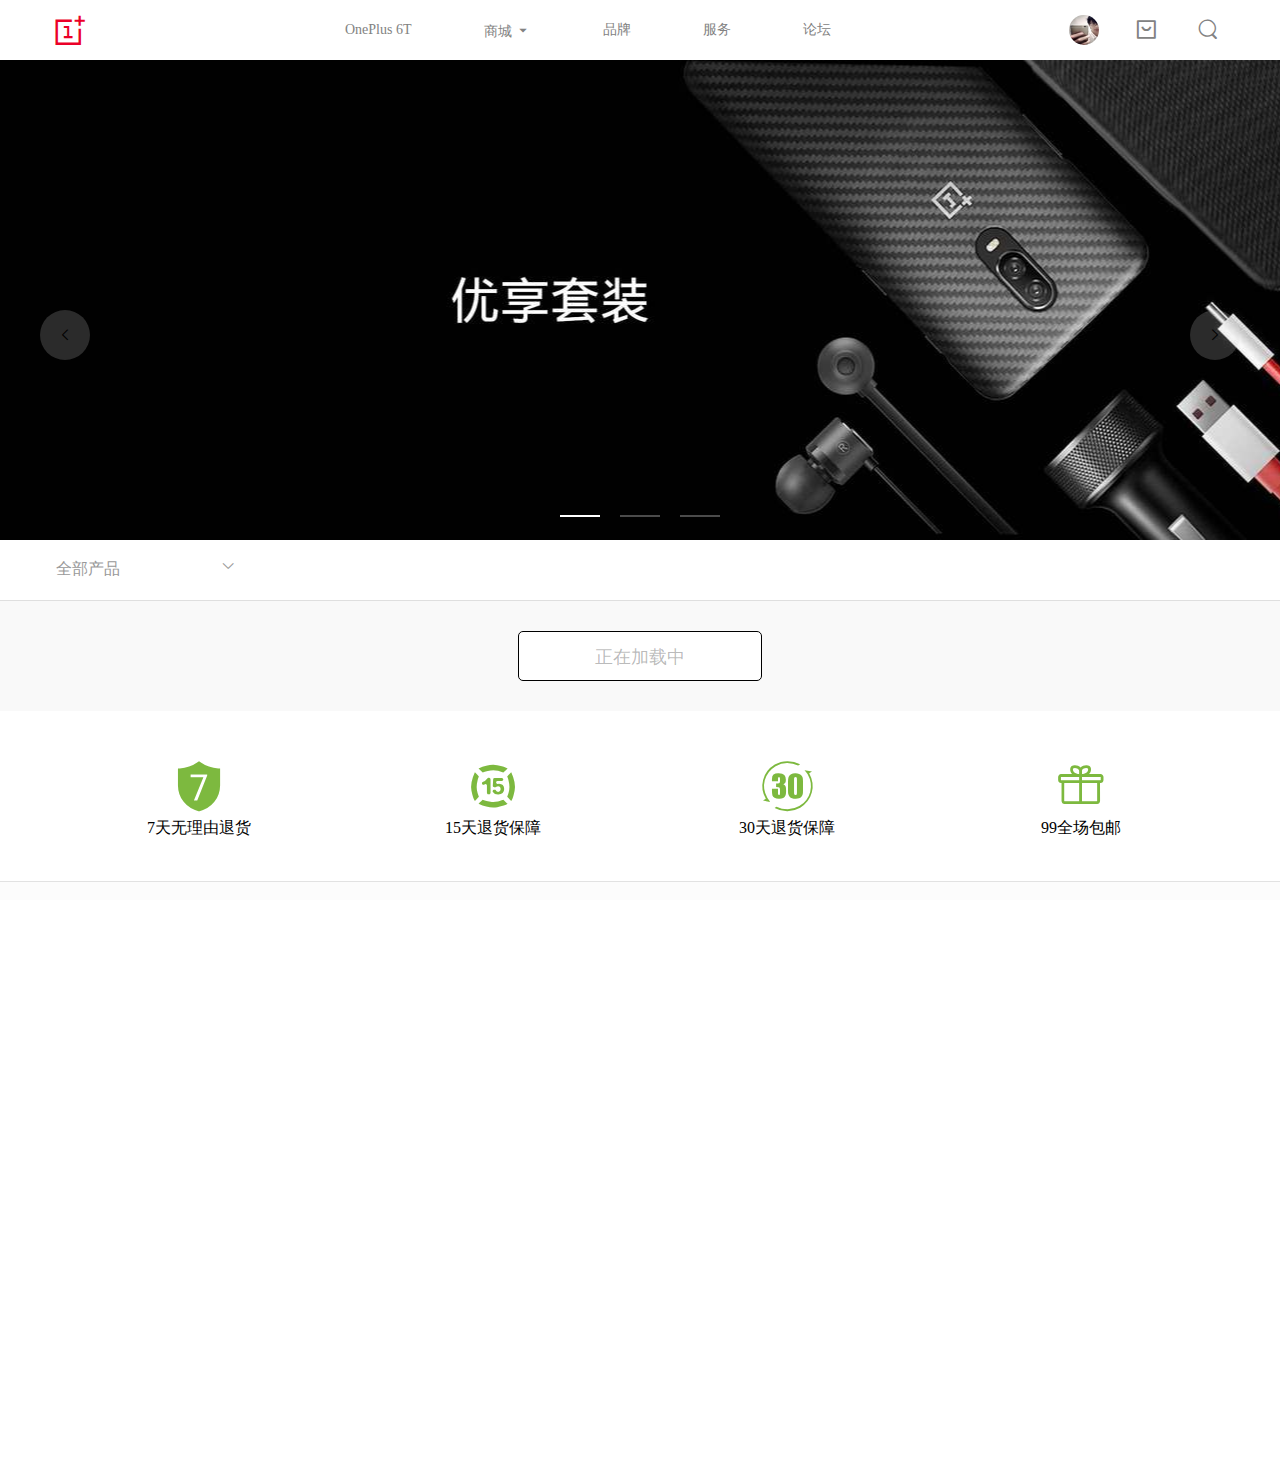
<file: index.html>
<!DOCTYPE html>
<html lang="en">

<head>
    <meta charset="UTF-8">
    <meta name="viewport" content="width=device-width, initial-scale=1.0">
    <meta http-equiv="X-UA-Compatible" content="ie=edge">
    <link rel="stylesheet" href="./css/cleanCSS.css">
    <link rel="stylesheet" href="./css/iconfont.css">
    <link rel="stylesheet" href="./css/head-foot.css">
    <link rel="stylesheet" href="./css/index.css">
    <title>一加商城首页</title>
    <script src="./js/jquery-3.4.0.min.js"></script>
    <script src="./layer/layer.js"></script>
    <script src="./js/index.js"></script>
    <script src="./js/product.js"></script>
</head>

<body>
    <!-- 头部 -->
    <header id="header">
        <div class="container">
            <!-- logo -->
            <div id="logo">
                <a href="./index.html" class="iconfont icon-yijia">
                    <h1>一加商城</h1>
                </a>
            </div>
            <!-- 头部导航栏 -->
            <nav id="head_nav">
                <ul id="nav_info">
                    <li><a href="#">OnePlus 6T</a></li>
                    <li id="store"><a href="./index.html">商城 <i class="iconfont icon-sanjiaoxing"></i></a></li>
                    <li><a href="#">品牌</a></li>
                    <li><a href="#">服务</a></li>
                    <li><a href="#">论坛</a></li>
                </ul>
            </nav>
            <!-- 头部右侧登录搜索 -->
            <div id="mine">
                <ul id="mine_ul">
                    <li id="mine_icon"><a href="#"><img src="./images/mine.jpg" alt=""></a></li>
                    <li id="store_icon"><a href="#"><i class="iconfont icon-shangcheng"></i></a></li>
                    <li id="searchShow"><a href="#"><i class="iconfont icon-fangdajing"></i></a></li>
                    <!-- 隐藏的购物车 -->
                    <div id="shopCar">
                        <div id="goodslist">
                            <p id="goods-null">您的购物车里没有商品！</p>
                        </div>
                        <div id="shopCar-tips">
                            <a href="shopCar.html">
                                <span id="goshop">去购物</span>
                            </a>
                        </div>
                        <div id="sum-text"></div>
                    </div>
                    <span id="carNum"></span>
                    <!-- 登录注册 -->
                    <div id="mineBox">
                        <a href="./mine.html">订单</a>
                        <a href="#">账户</a>
                        <a href="#">推荐有礼</a>
                        <a href="./login.html" id="load">登录</a>
                    </div>
                    <!-- 搜索框 -->
                </ul>
            </div>
            <div id="searchBox">
                <label for="search">
                    <i class="iconfont icon-fangdajing"></i>
                    <input type="search" name="search" id="search" placeholder="搜索商品名称">
                    <button id="search-close" class="iconfont icon-guanbi"></button>
                </label>
                <ul class="search-list">
                    <li><a href="#">一加银耳2T</a></li>
                    <li><a href="#">一加手机6T 3D钢化玻璃保护膜（黑色）</a></li>
                    <li><a href="#">一加手机6T 芳纶纤维全包保护壳</a></li>
                    <li><a href="#">OnePlus 6T 硅胶保护壳（红色）</a></li>
                </ul>
            </div>
        </div>
        <!-- 商城快捷分类 -->
        <div id="store_type">
            <div id="phone_icons">
                <a href="#">
                    <i class="iconfont icon-shouji1"></i>
                    手机
                </a>
                <a href="#">
                    <i class="iconfont icon-erji"></i>
                    耳机
                </a>
                <a href="#">
                    <i class="iconfont icon-shoujike"></i>
                    壳/膜
                </a>
                <a href="#">
                    <i class="iconfont icon-jubutianchongwuduandian-"></i>
                    充电器
                </a>
                <a href="#">
                    <i class="iconfont icon-gangtiexia-"></i>
                    智能
                </a>
                <a href="#">
                    <i class="iconfont icon-xinxinicon"></i>
                    加油
                </a>
            </div>
        </div>
    </header>
    <div id="btns">
        <!-- 左右按钮 -->
        <button id="banner_left" class="iconfont icon-arrow-st"></button>
        <button id="banner_right" class="iconfont icon-icon-yjt"></button>
        <!-- 下方快捷点击 -->
        <ul id="banner_numbers">
            <li><span class="spanBackground"></span></li>
            <li><span></span></li>
            <li><span></span></li>
        </ul>
    </div>
    <!-- 轮播图 -->
    <article id="banner">
        <ul id="imgs">
            <li><a href="#"></a></li>
            <li><a href="#"></a></li>
            <li><a href="#"></a></li>
        </ul>
    </article>
    <!-- 产品区 自适应高度 -->
    <article id="product">
        <div class="product_head">
            <div class="container">
                <h3>全部产品<i class="iconfont icon-arrowdown drop_down"></i></h3>
                <div id="product_select">
                    <span>全部产品</span>
                    <span>OnePlus 6T</span>
                    <span>OnePlus 6</span>
                    <span>OnePlus 5T</span>
                </div>
            </div>
        </div>
        <div id="product_info" class="cleanfix">
            <!-- <div class="list_card">
                <a href="./details.html">
                    <span class="discount">8.7折</span>
                    <img src="./images/phone1.png" alt="">
                    <span class="phone_name">OnePlus 6T 简约套装 8GB+128GB</span>
                    <span class="phone_price">¥3,748.00</span>
                </a>
            </div> -->
        </div>
        <!-- 加载更多 -->
        <div id="product-add">
            <button id="more">加载更多</button>
        </div>
    </article>
    <!-- 7,15,30天标签 -->
    <article id="title" class="container">
        <span>
            <i class="iconfont icon-qitiantuihuan"></i>
            7天无理由退货
        </span>
        <span>
            <i class="iconfont icon-xiangqing-shiwutiantui"></i>
            15天退货保障
        </span>
        <span>
            <i class="iconfont icon-icon-test"></i>
            30天退货保障
        </span>
        <span>
            <i class="iconfont icon-libao"></i>
            99全场包邮
        </span>
    </article>
    <!-- 底部 -->
    <footer id="footer">
        <div class="container">
            <div id="footer_top" class="cleanfix">
                <div id="footer_left">
                    <ul class="footer_ul">
                        <li>一加产品</li>
                        <li> <a href="#">OnePlus 6T</a></li>
                        <li> <a href="#">OnePlus 6</a></li>
                        <li> <a href="#">OnePlus 5T</a></li>
                        <li><a href="#">OnePlus 5</a></li>
                    </ul>
                    <ul class="footer_ul">
                        <li>热门活动</li>
                        <li> <a href="#">推荐有礼</a></li>
                        <li> <a href="#">以旧换新</a></li>
                        <li> <a href="#">Shot on OnePlus</a></li>
                    </ul>
                    <ul class="footer_ul">
                        <li>关于一加</li>
                        <li> <a href="#">了解一加</a></li>
                        <li> <a href="#">加入一加</a></li>
                        <li> <a href="#">H2OS</a></li>
                        <li> <a href="#">云服务</a></li>
                        <li> <a href="#">预置应用公示</a></li>
                    </ul>
                    <ul class="footer_ul">
                        <li>服务支持</li>
                        <li> <a href="#">购买帮助</a></li>
                        <li> <a href="#">用户手册</a></li>
                        <li> <a href="#">寄修服务</a></li>
                        <li> <a href="#">服务中心</a></li>
                        <li> <a href="#">联系我们</a></li>
                    </ul>
                </div>
                <div id="footer_right">
                    <h3>400-888-111</h3>
                    <span id="online">在线客服</span>
                    <p>周一至周日 9:00 - 22:00</p>
                    <p class="footer_icon"><i class="iconfont icon-weixin"></i><i class="iconfont icon-weibo"></i></p>
                </div>
            </div>
        </div>
        <div id="footer_bottom">
            <!-- 底部版权 -->
            <div class="container">
                <div id="china">
                    <a href="#" class="china">中国( 简体中文/CNY )</a>
                    <ul>
                        <li><a href="#">隐私政策</a></li>
                        <li><a href="#">用户协议</a></li>
                        <li><a href="#">竞赛规则</a></li>
                        <li><a href="#">知识产权政策</a></li>
                        <li><a href="#">安全问题反馈</a></li>
                        <li><a href="#">站点地图</a></li>
                    </ul>
                </div>
                <div id="copyright">
                    <p>© 2013-2019 OnePlus. All Rights Reserved.</p>
                    <p>粤ICP备13080605号-4 | 备案主体编号: 44201910955995</p>
                    <p>粤公网安备 44030402001407号粤公网安备 44030402001407号</p>
                </div>
            </div>
        </div>
    </footer>
</body>


</html>
</file>
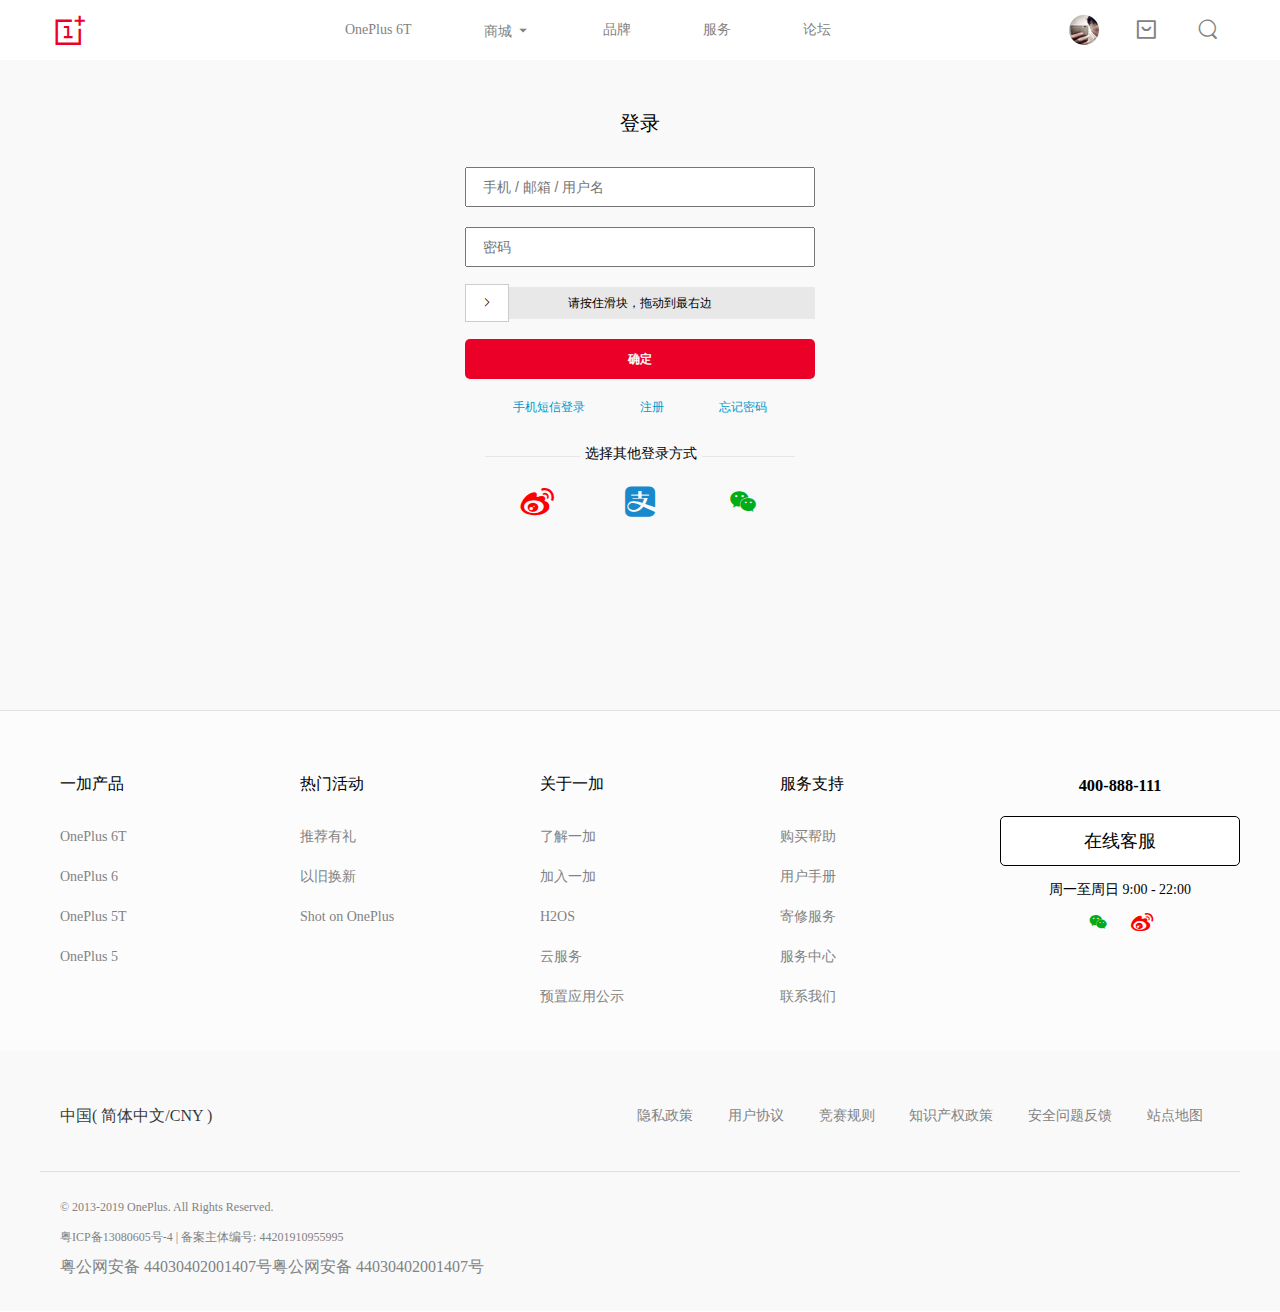
<file: login.html>
<!DOCTYPE html>
<html lang="en">

<head>
    <meta charset="UTF-8">
    <meta name="viewport" content="width=device-width, initial-scale=1.0">
    <meta http-equiv="X-UA-Compatible" content="ie=edge">
    <link rel="stylesheet" href="./css/cleanCSS.css">
    <link rel="stylesheet" href="./css/iconfont.css">
    <link rel="stylesheet" href="./css/head-foot.css">
    <link rel="stylesheet" href="./css/login.css">
    <title>登录界面</title>
    <script src="./js/jquery-3.4.0.min.js"></script>
    <script src="./layer/layer.js"></script>
    <script src="./js/index.js"></script>
    <script src="./js/login.js"></script>
</head>

<body>
    <!-- 头部 -->
    <header id="header">
        <div class="container">
            <!-- logo -->
            <div id="logo">
                <a href="./index.html" class="iconfont icon-yijia">
                    <h1>一加商城</h1>
                </a>
            </div>
            <!-- 头部导航栏 -->
            <nav id="head_nav">
                <ul id="nav_info">
                    <li><a href="#">OnePlus 6T</a></li>
                    <li id="store"><a href="./index.html">商城 <i class="iconfont icon-sanjiaoxing"></i></a></li>
                    <li><a href="#">品牌</a></li>
                    <li><a href="#">服务</a></li>
                    <li><a href="#">论坛</a></li>
                </ul>
            </nav>
            <!-- 头部右侧登录搜索 -->
            <div id="mine">
                <ul id="mine_ul">
                    <li id="mine_icon"><a href="#"><img src="./images/mine.jpg" alt=""></a></li>
                    <li id="store_icon"><a href="#"><i class="iconfont icon-shangcheng"></i></a></li>
                    <li id="searchShow"><a href="#"><i class="iconfont icon-fangdajing"></i></a></li>
                    <!-- 隐藏的购物车 -->
                    <div id="shopCar">
                        <div id="goodslist">
                            <p id="goods-null">您的购物车里没有商品！</p>
                        </div>
                        <div id="shopCar-tips">
                            <a href="shopCar.html">
                                <span id="goshop">去购物</span>
                            </a>
                        </div>
                        <div id="sum-text"></div>
                    </div>
                    <span id="carNum"></span>
                    <!-- 登录注册 -->
                    <div id="mineBox">
                        <a href="./mine.html">订单</a>
                        <a href="#">账户</a>
                        <a href="#">推荐有礼</a>
                        <a href="./login.html" id="load">登录</a>
                    </div>
                </ul>
            </div>

            <!-- 搜索框 -->
            <div id="searchBox">
                <label for="search">
                    <i class="iconfont icon-fangdajing"></i>
                    <input type="search" name="search" id="search" placeholder="搜索商品名称">
                    <button id="search-close" class="iconfont icon-guanbi"></button>
                </label>
                <ul class="search-list">
                    <li><a href="#">一加银耳2T</a></li>
                    <li><a href="#">一加手机6T 3D钢化玻璃保护膜（黑色）</a></li>
                    <li><a href="#">一加手机6T 芳纶纤维全包保护壳</a></li>
                    <li><a href="#">OnePlus 6T 硅胶保护壳（红色）</a></li>
                </ul>
            </div>
        </div>
        <!-- 商城快捷分类 -->
        <div id="store_type">
            <div id="phone_icons">
                <a href="#">
                    <i class="iconfont icon-shouji1"></i>
                    手机
                </a>
                <a href="#">
                    <i class="iconfont icon-erji"></i>
                    耳机
                </a>
                <a href="#">
                    <i class="iconfont icon-shoujike"></i>
                    壳/膜
                </a>
                <a href="#">
                    <i class="iconfont icon-jubutianchongwuduandian-"></i>
                    充电器
                </a>
                <a href="#">
                    <i class="iconfont icon-gangtiexia-"></i>
                    智能
                </a>
                <a href="#">
                    <i class="iconfont icon-xinxinicon"></i>
                    加油
                </a>
            </div>
        </div>
    </header>

    <!-- 主要内容 登录注册 -->
    <main id="content">
        <div class="container">
            <form action="" id="inform">
                <h2 class="title">登录</h2>
                <input type="text" name="name" id="name" placeholder="手机 / 邮箱 / 用户名" autocomplete="off">
                <input type="password" name="pw" id="password" placeholder="密码" autocomplete="off">
                <span id="sliding-box">
                    <span id="sliding-info" class="iconfont icon-icon-yjt"></span>
                    <i class="sliding-tips">请按住滑块，拖动到最右边</i>
                    <span class="bgcolor"></span>
                </span>
                <input type="button" value="确定" id="sub" sub-type="login">
                <div id="sign-links">
                    <a href="#">手机短信登录</a>
                    <a href="./sigin.html">注册</a>
                    <a href="#">忘记密码</a>
                </div>
                <div id="other">
                    <p class="other-title">选择其他登录方式</p>
                    <div id="login-icons">
                        <i class="iconfont icon-weibo"></i>
                        <i class="iconfont icon-umidd17"></i>
                        <i class="iconfont icon-weixin"></i>
                    </div>
                </div>
            </form>
        </div>
    </main>
    <!-- 底部 -->
    <footer id="footer">
        <div class="container">
            <div id="footer_top" class="cleanfix">
                <div id="footer_left">
                    <ul class="footer_ul">
                        <li>一加产品</li>
                        <li> <a href="#">OnePlus 6T</a></li>
                        <li> <a href="#">OnePlus 6</a></li>
                        <li> <a href="#">OnePlus 5T</a></li>
                        <li><a href="#">OnePlus 5</a></li>
                    </ul>
                    <ul class="footer_ul">
                        <li>热门活动</li>
                        <li> <a href="#">推荐有礼</a></li>
                        <li> <a href="#">以旧换新</a></li>
                        <li> <a href="#">Shot on OnePlus</a></li>
                    </ul>
                    <ul class="footer_ul">
                        <li>关于一加</li>
                        <li> <a href="#">了解一加</a></li>
                        <li> <a href="#">加入一加</a></li>
                        <li> <a href="#">H2OS</a></li>
                        <li> <a href="#">云服务</a></li>
                        <li> <a href="#">预置应用公示</a></li>
                    </ul>
                    <ul class="footer_ul">
                        <li>服务支持</li>
                        <li> <a href="#">购买帮助</a></li>
                        <li> <a href="#">用户手册</a></li>
                        <li> <a href="#">寄修服务</a></li>
                        <li> <a href="#">服务中心</a></li>
                        <li> <a href="#">联系我们</a></li>
                    </ul>
                </div>
                <div id="footer_right">
                    <h3>400-888-111</h3>
                    <span id="online">在线客服</span>
                    <p>周一至周日 9:00 - 22:00</p>
                    <p class="footer_icon"><i class="iconfont icon-weixin"></i><i class="iconfont icon-weibo"></i></p>
                </div>
            </div>
        </div>
        <div id="footer_bottom">
            <!-- 底部版权 -->
            <div class="container">
                <div id="china">
                    <a href="#" class="china">中国( 简体中文/CNY )</a>
                    <ul>
                        <li><a href="#">隐私政策</a></li>
                        <li><a href="#">用户协议</a></li>
                        <li><a href="#">竞赛规则</a></li>
                        <li><a href="#">知识产权政策</a></li>
                        <li><a href="#">安全问题反馈</a></li>
                        <li><a href="#">站点地图</a></li>
                    </ul>
                </div>
                <div id="copyright">
                    <p>© 2013-2019 OnePlus. All Rights Reserved.</p>
                    <p>粤ICP备13080605号-4 | 备案主体编号: 44201910955995</p>
                    <p>粤公网安备 44030402001407号粤公网安备 44030402001407号</p>
                </div>
            </div>
        </div>
    </footer>
</body>

</html>
</file>
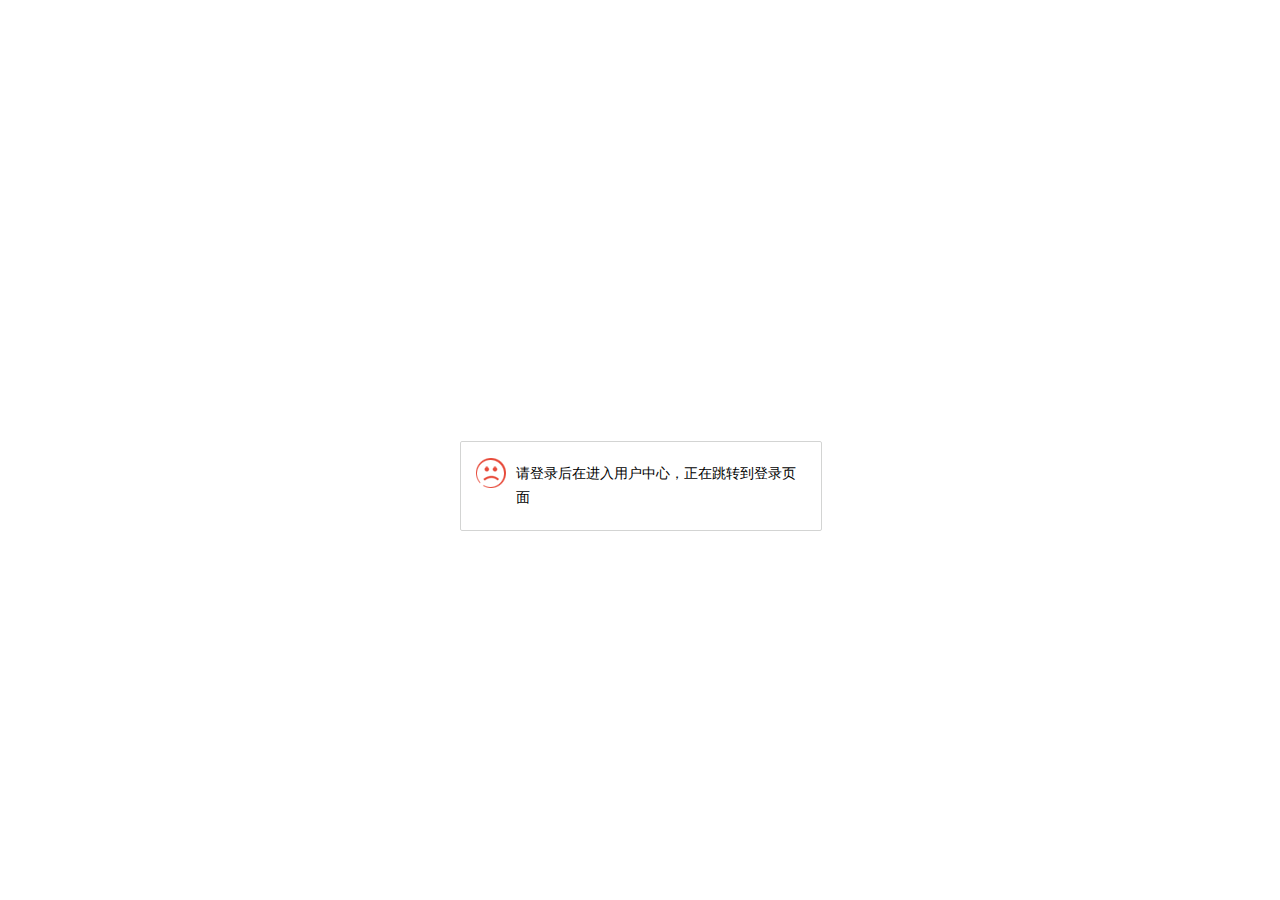
<file: mine.html>
<!DOCTYPE html>
<html lang="en">

<head>
    <meta charset="UTF-8">
    <meta name="viewport" content="width=device-width, initial-scale=1.0">
    <meta http-equiv="X-UA-Compatible" content="ie=edge">
    <link rel="stylesheet" href="./css/cleanCSS.css">
    <link rel="stylesheet" href="./css/iconfont.css">
    <link rel="stylesheet" href="./css/head-foot.css">
    <link rel="stylesheet" href="./css/mine.css">
    <title>我</title>
    <script src="./js/jquery-3.4.0.min.js"></script>
    <script src="./layer/layer.js"></script>
    <script src="./js/index.js"></script>
    <script src="./js/mine.js"></script>
</head>

<body>
    <!-- 头部 -->
    <header id="header">
        <div class="container">
            <!-- logo -->
            <div id="logo">
                <a href="./index.html" class="iconfont icon-yijia">
                    <h1>一加商城</h1>
                </a>
            </div>
            <!-- 头部导航栏 -->
            <nav id="head_nav">
                <ul id="nav_info">
                    <li><a href="#">OnePlus 6T</a></li>
                    <li id="store"><a href="./index.html">商城 <i class="iconfont icon-sanjiaoxing"></i></a></li>
                    <li><a href="#">品牌</a></li>
                    <li><a href="#">服务</a></li>
                    <li><a href="#">论坛</a></li>
                </ul>
            </nav>
            <!-- 头部右侧登录搜索 -->
            <div id="mine">
                <ul id="mine_ul">
                    <li id="mine_icon"><a href="#"><img src="./images/mine.jpg" alt=""></a></li>
                    <li id="store_icon"><a href="#"><i class="iconfont icon-shangcheng"></i></a></li>
                    <li id="searchShow"><a href="#"><i class="iconfont icon-fangdajing"></i></a></li>
                    <!-- 隐藏的购物车 -->
                    <div id="shopCar">
                        <div id="goodslist">
                            <p id="goods-null">您的购物车里没有商品！</p>
                        </div>
                        <div id="shopCar-tips">
                            <a href="shopCar.html">
                                <span id="goshop">去购物</span>
                            </a>
                        </div>
                        <div id="sum-text"></div>
                    </div>
                    <span id="carNum"></span>
                    <!-- 登录注册 -->
                    <div id="mineBox">
                        <a href="./mine.html">订单</a>
                        <a href="#">账户</a>
                        <a href="#">推荐有礼</a>
                        <a href="./login.html" id="load">登录</a>
                    </div>
                </ul>
            </div>

            <!-- 搜索框 -->
            <div id="searchBox">
                <label for="search">
                    <i class="iconfont icon-fangdajing"></i>
                    <input type="search" name="search" id="search" placeholder="搜索商品名称">
                    <button id="search-close" class="iconfont icon-guanbi"></button>
                </label>
                <ul class="search-list">
                    <li><a href="#">一加银耳2T</a></li>
                    <li><a href="#">一加手机6T 3D钢化玻璃保护膜（黑色）</a></li>
                    <li><a href="#">一加手机6T 芳纶纤维全包保护壳</a></li>
                    <li><a href="#">OnePlus 6T 硅胶保护壳（红色）</a></li>
                </ul>
            </div>
        </div>
        <!-- 商城快捷分类 -->
        <div id="store_type">
            <div id="phone_icons">
                <a href="#">
                    <i class="iconfont icon-shouji1"></i>
                    手机
                </a>
                <a href="#">
                    <i class="iconfont icon-erji"></i>
                    耳机
                </a>
                <a href="#">
                    <i class="iconfont icon-shoujike"></i>
                    壳/膜
                </a>
                <a href="#">
                    <i class="iconfont icon-jubutianchongwuduandian-"></i>
                    充电器
                </a>
                <a href="#">
                    <i class="iconfont icon-gangtiexia-"></i>
                    智能
                </a>
                <a href="#">
                    <i class="iconfont icon-xinxinicon"></i>
                    加油
                </a>
            </div>
        </div>
    </header>
    <!-- 内容 -->
    <main id="main" class="cleanfix">
        <div id="content" class="container">
            <section id="control">
                <div id="mine-pic">
                    <img src="./images/mine.jpg" alt=""><span></span> 
                </div>
                <div id="con-list">
                    <ul class="list-zero select">订单</ul>
                    <ul class="list-one">
                        <li class="list-head">我的资产</li>
                        <li class="select">我的卷</li>
                        <li class="select">邀请码</li>
                        <li class="select">奖品</li>
                        <li class="select">推荐返利</li>
                    </ul>
                    <ul class="list-two">
                        <li class="list-head">一加账户管理</li>
                        <li class="select">个人信息</li>
                        <li class="select">收货地址</li>
                        <li class="select">产品认证</li>
                    </ul>
                    <ul class="list-three">
                        <li class="list-head">售后服务</li>
                        <li class="select">一加加多保</li>
                        <li class="select">售后单</li>
                    </ul>
                </div>
            </section>
            <section id="control-content">
                <div id="con-name">我的订单</div>
                <div id="con-text">
                    <div id="text-head"> 订单号: <i class="rank form-no">  </i></div>
                    <div id="text-content">
                        <ul id="text-list">

                        </ul>
                        <div class="money">
                            <span>商品总金额: <i class="rank id-pay"></i> </span>
                            <span>优惠金额:<i class="rank">￥ 0</i> </span>
                            <span>运费: <i class="rank">￥ 0.00</i></span>
                            <span>订单金额:<i class="rank id-pay" ></i> </span>
                        </div>
                    </div>
                </div>
            </section>
        </div>
    </main>
    <!-- 底部 -->
    <footer id="footer">
        <div class="container">
            <div id="footer_top" class="cleanfix">
                <div id="footer_left">
                    <ul class="footer_ul">
                        <li>一加产品</li>
                        <li> <a href="#">OnePlus 6T</a></li>
                        <li> <a href="#">OnePlus 6</a></li>
                        <li> <a href="#">OnePlus 5T</a></li>
                        <li><a href="#">OnePlus 5</a></li>
                    </ul>
                    <ul class="footer_ul">
                        <li>热门活动</li>
                        <li> <a href="#">推荐有礼</a></li>
                        <li> <a href="#">以旧换新</a></li>
                        <li> <a href="#">Shot on OnePlus</a></li>
                    </ul>
                    <ul class="footer_ul">
                        <li>关于一加</li>
                        <li> <a href="#">了解一加</a></li>
                        <li> <a href="#">加入一加</a></li>
                        <li> <a href="#">H2OS</a></li>
                        <li> <a href="#">云服务</a></li>
                        <li> <a href="#">预置应用公示</a></li>
                    </ul>
                    <ul class="footer_ul">
                        <li>服务支持</li>
                        <li> <a href="#">购买帮助</a></li>
                        <li> <a href="#">用户手册</a></li>
                        <li> <a href="#">寄修服务</a></li>
                        <li> <a href="#">服务中心</a></li>
                        <li> <a href="#">联系我们</a></li>
                    </ul>
                </div>
                <div id="footer_right">
                    <h3>400-888-111</h3>
                    <span id="online">在线客服</span>
                    <p>周一至周日 9:00 - 22:00</p>
                    <p class="footer_icon"><i class="iconfont icon-weixin"></i><i class="iconfont icon-weibo"></i></p>
                </div>
            </div>
        </div>
        <div id="footer_bottom">
            <!-- 底部版权 -->
            <div class="container">
                <div id="china">
                    <a href="#" class="china">中国( 简体中文/CNY )</a>
                    <ul>
                        <li><a href="#">隐私政策</a></li>
                        <li><a href="#">用户协议</a></li>
                        <li><a href="#">竞赛规则</a></li>
                        <li><a href="#">知识产权政策</a></li>
                        <li><a href="#">安全问题反馈</a></li>
                        <li><a href="#">站点地图</a></li>
                    </ul>
                </div>
                <div id="copyright">
                    <p>© 2013-2019 OnePlus. All Rights Reserved.</p>
                    <p>粤ICP备13080605号-4 | 备案主体编号: 44201910955995</p>
                    <p>粤公网安备 44030402001407号粤公网安备 44030402001407号</p>
                </div>
            </div>
        </div>
    </footer>
</body>

</html>
</file>
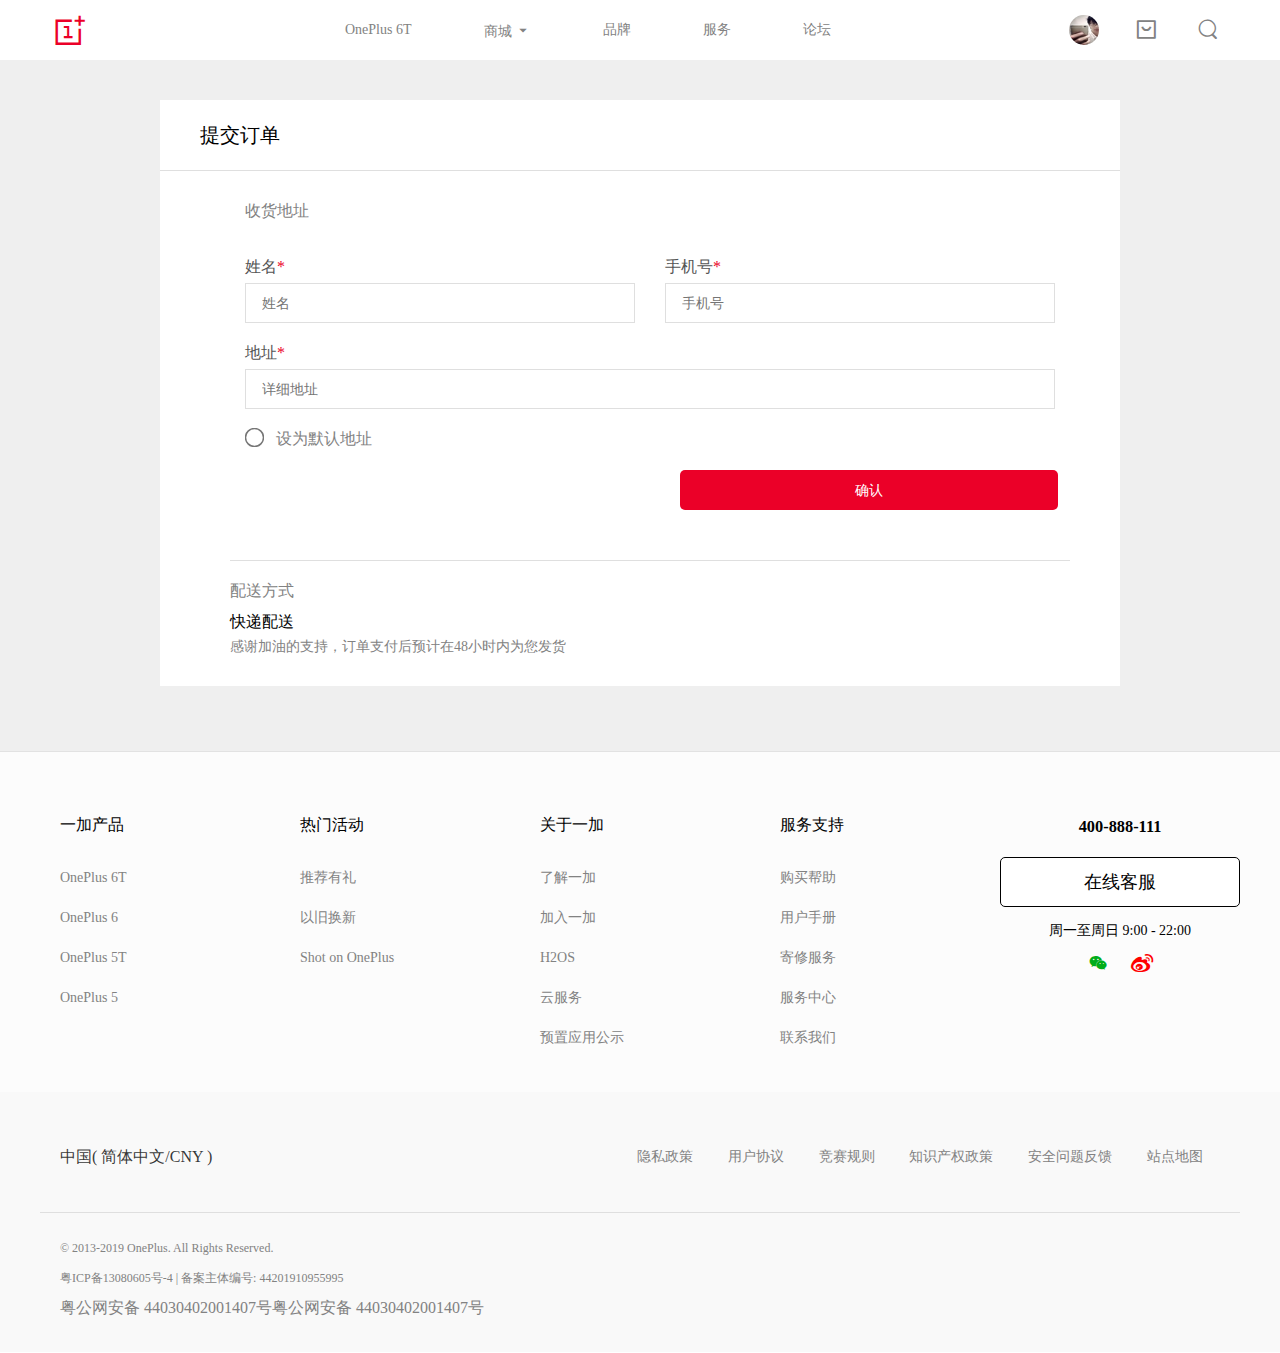
<file: payPhone.html>
<!DOCTYPE html>
<html lang="en">

<head>
    <meta charset="UTF-8">
    <meta name="viewport" content="width=device-width, initial-scale=1.0">
    <meta http-equiv="X-UA-Compatible" content="ie=edge">
    <link rel="stylesheet" href="./css/cleanCSS.css">
    <link rel="stylesheet" href="./css/iconfont.css">
    <link rel="stylesheet" href="./css/head-foot.css">
    <link rel="stylesheet" href="./css/payPhone.css">
    <title>订单支付</title>
    <script src="./js/jquery-3.4.0.min.js"></script>
    <script src="./layer/layer.js"></script>
    <script src="./js/index.js"></script>
    <script src="./js/payPhone.js"></script>
</head>

<body>
    <!-- 头部 -->
    <header id="header">
        <div class="container">
            <!-- logo -->
            <div id="logo">
                <a href="./index.html" class="iconfont icon-yijia">
                    <h1>一加商城</h1>
                </a>
            </div>
            <!-- 头部导航栏 -->
            <nav id="head_nav">
                <ul id="nav_info">
                    <li><a href="#">OnePlus 6T</a></li>
                    <li id="store"><a href="./index.html">商城 <i class="iconfont icon-sanjiaoxing"></i></a></li>
                    <li><a href="#">品牌</a></li>
                    <li><a href="#">服务</a></li>
                    <li><a href="#">论坛</a></li>
                </ul>
            </nav>
            <!-- 头部右侧登录搜索 -->
            <div id="mine">
                <ul id="mine_ul">
                    <li id="mine_icon"><a href="#"><img src="./images/mine.jpg" alt=""></a></li>
                    <li id="store_icon"><a href="#"><i class="iconfont icon-shangcheng"></i></a></li>
                    <li id="searchShow"><a href="#"><i class="iconfont icon-fangdajing"></i></a></li>
                    <!-- 隐藏的购物车 -->
                    <div id="shopCar">
                        <div id="goodslist">
                            <p id="goods-null">您的购物车里没有商品！</p>
                        </div>
                        <div id="shopCar-tips">
                            <a href="shopCar.html">
                                <span id="goshop">去购物</span>
                            </a>
                        </div>
                        <div id="sum-text"></div>
                    </div>
                    <span id="carNum"></span>
                    <!-- 登录注册 -->
                    <div id="mineBox">
                        <a href="./mine.html">订单</a>
                        <a href="#">账户</a>
                        <a href="#">推荐有礼</a>
                        <a href="./login.html" id="load">登录</a>
                    </div>
                </ul>
            </div>

            <!-- 搜索框 -->
            <div id="searchBox">
                <label for="search">
                    <i class="iconfont icon-fangdajing"></i>
                    <input type="search" name="search" id="search" placeholder="搜索商品名称">
                    <button id="search-close" class="iconfont icon-guanbi"></button>
                </label>
                <ul class="search-list">
                    <li><a href="#">一加银耳2T</a></li>
                    <li><a href="#">一加手机6T 3D钢化玻璃保护膜（黑色）</a></li>
                    <li><a href="#">一加手机6T 芳纶纤维全包保护壳</a></li>
                    <li><a href="#">OnePlus 6T 硅胶保护壳（红色）</a></li>
                </ul>
            </div>
        </div>
        <!-- 商城快捷分类 -->
        <div id="store_type">
            <div id="phone_icons">
                <a href="#">
                    <i class="iconfont icon-shouji1"></i>
                    手机
                </a>
                <a href="#">
                    <i class="iconfont icon-erji"></i>
                    耳机
                </a>
                <a href="#">
                    <i class="iconfont icon-shoujike"></i>
                    壳/膜
                </a>
                <a href="#">
                    <i class="iconfont icon-jubutianchongwuduandian-"></i>
                    充电器
                </a>
                <a href="#">
                    <i class="iconfont icon-gangtiexia-"></i>
                    智能
                </a>
                <a href="#">
                    <i class="iconfont icon-xinxinicon"></i>
                    加油
                </a>
            </div>
        </div>
    </header>
    <!-- 提交订单填写内容 -->
    <main id="main">
        <!-- 地址填写 -->
        <section id="order">
            <h2>提交订单</h2>
            <div id="address">
                <h3>收货地址</h3>
                <form action="" method="post" class="cleanfix">
                    <label for="name" class="address-input">
                        姓名<i class="red-star">*</i>
                        <input class="add-inp" type="text" placeholder="姓名" name="name" id="name" autocomplete="off">
                    </label>
                    <label for="phoneNumber" class="address-input">
                        手机号<i class="red-star">*</i>
                        <input class="add-inp" type="text" placeholder="手机号" name="phoneNumber" id="password">
                    </label>
                    <label for="site" class="address-input site">
                        地址<i class="red-star">*</i>
                        <input class="add-inp" placeholder="详细地址" type="text" name="site" id="site">
                    </label>
                    <div class="normal-add">
                        <input type="radio" name="" id="normal-add">设为默认地址
                    </div>
                    <input type="button" value="确认" id="clear-add">
                </form>
                <div class="express">
                    <p class="express-title">配送方式</p>
                    <p class="express-content">快递配送</p>
                    <p class="express-text">感谢加油的支持，订单支付后预计在48小时内为您发货</p>
                </div>
            </div>
        </section>
        <!-- 订单内的商品清单 -->
        <section id="list">
            <h2>商品清单 <a href="./shopCar.html">返回购物车修改</a></h2>
            <ul id="pay-list">

            </ul>
            <div class="invoice">发票信息
                <span class="change">电子发票，个人
                    <a href="">修改</a>
                </span>
            </div>
            <!-- 优惠卷 -->
            <div class="coupon">
                <p>优惠卷<span>无可用优惠卷<i class="iconfont icon-arrowdown"></i> </span> </p>
                <p>礼品卷<span>无可用礼品卷<i class="iconfont icon-arrowdown"></i> </span> </p>
            </div>
            <!-- 最后付款价格 -->
            <div id="last-price">
                <div class="last-left"></div>
                <div class="last-right">
                    <p id="last-sumPrice">商品总金额 <span class="float-right"></span></p>
                    <p>优惠金额<span class="float-right">¥0</span></p>
                    <p>运费<span class="float-right">+¥0.00</span></p>
                    <span class="line"></span>
                    <p id="need-pay">应付总额<span class="float-right"></span></p>
                    <button id="confirm-form">提交订单</button>
                </div>
            </div>
        </section>
    </main>
    <!-- 底部 -->
    <footer id="footer">
        <div class="container">
            <div id="footer_top" class="cleanfix">
                <div id="footer_left">
                    <ul class="footer_ul">
                        <li>一加产品</li>
                        <li> <a href="#">OnePlus 6T</a></li>
                        <li> <a href="#">OnePlus 6</a></li>
                        <li> <a href="#">OnePlus 5T</a></li>
                        <li><a href="#">OnePlus 5</a></li>
                    </ul>
                    <ul class="footer_ul">
                        <li>热门活动</li>
                        <li> <a href="#">推荐有礼</a></li>
                        <li> <a href="#">以旧换新</a></li>
                        <li> <a href="#">Shot on OnePlus</a></li>
                    </ul>
                    <ul class="footer_ul">
                        <li>关于一加</li>
                        <li> <a href="#">了解一加</a></li>
                        <li> <a href="#">加入一加</a></li>
                        <li> <a href="#">H2OS</a></li>
                        <li> <a href="#">云服务</a></li>
                        <li> <a href="#">预置应用公示</a></li>
                    </ul>
                    <ul class="footer_ul">
                        <li>服务支持</li>
                        <li> <a href="#">购买帮助</a></li>
                        <li> <a href="#">用户手册</a></li>
                        <li> <a href="#">寄修服务</a></li>
                        <li> <a href="#">服务中心</a></li>
                        <li> <a href="#">联系我们</a></li>
                    </ul>
                </div>
                <div id="footer_right">
                    <h3>400-888-111</h3>
                    <span id="online">在线客服</span>
                    <p>周一至周日 9:00 - 22:00</p>
                    <p class="footer_icon"><i class="iconfont icon-weixin"></i><i class="iconfont icon-weibo"></i></p>
                </div>
            </div>
        </div>
        <div id="footer_bottom">
            <!-- 底部版权 -->
            <div class="container">
                <div id="china">
                    <a href="#" class="china">中国( 简体中文/CNY )</a>
                    <ul>
                        <li><a href="#">隐私政策</a></li>
                        <li><a href="#">用户协议</a></li>
                        <li><a href="#">竞赛规则</a></li>
                        <li><a href="#">知识产权政策</a></li>
                        <li><a href="#">安全问题反馈</a></li>
                        <li><a href="#">站点地图</a></li>
                    </ul>
                </div>
                <div id="copyright">
                    <p>© 2013-2019 OnePlus. All Rights Reserved.</p>
                    <p>粤ICP备13080605号-4 | 备案主体编号: 44201910955995</p>
                    <p>粤公网安备 44030402001407号粤公网安备 44030402001407号</p>
                </div>
            </div>
        </div>
    </footer>
</body>
<script>

</script>

</html>
</file>
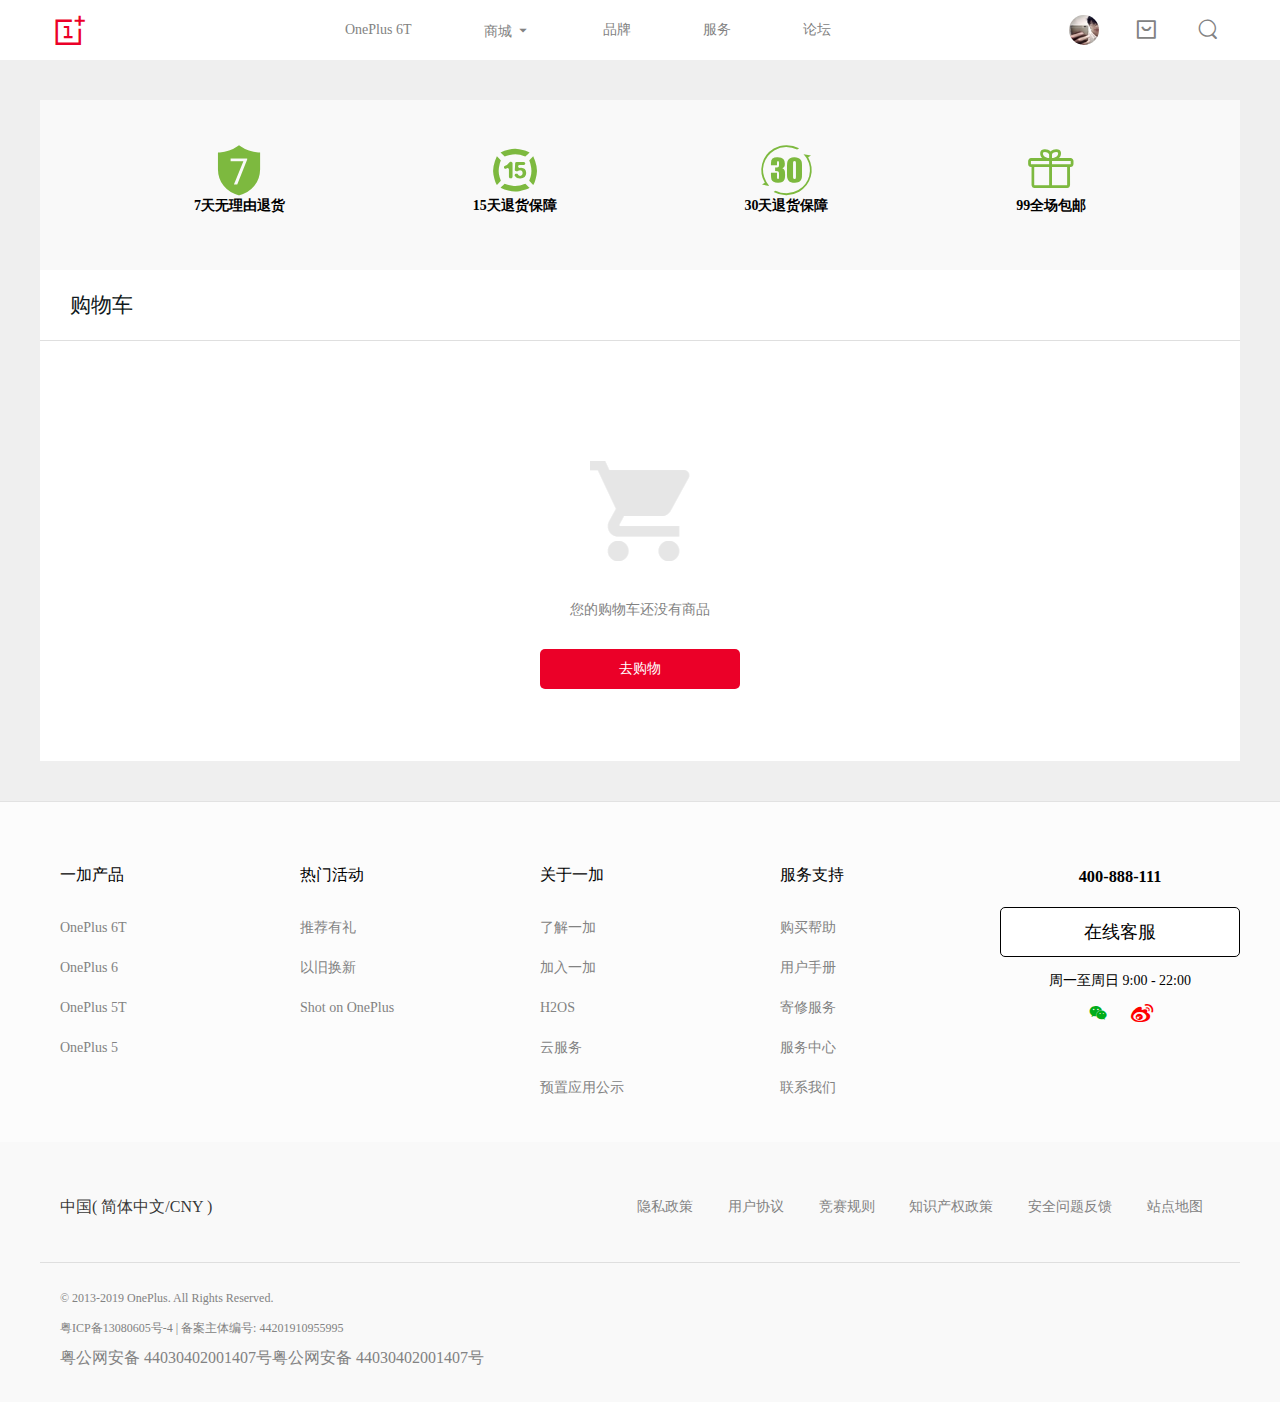
<file: shopCar.html>
<!DOCTYPE html>
<html lang="en">

<head>
    <meta charset="UTF-8">
    <meta name="viewport" content="width=device-width, initial-scale=1.0">
    <meta http-equiv="X-UA-Compatible" content="ie=edge">
    <link rel="stylesheet" href="./css/cleanCSS.css">
    <link rel="stylesheet" href="./css/iconfont.css">
    <link rel="stylesheet" href="./css/head-foot.css">
    <link rel="stylesheet" href="./css/shopCar.css">
    <title>购物车</title>
    <script src="./js/jquery-3.4.0.min.js"></script>
    <script src="./layer/layer.js"></script>
    <script src="./js/index.js"></script>
    <script src="./js/shopCar.js"></script>
</head>

<body>
    <!-- 头部 -->
    <header id="header">
        <div class="container">
            <!-- logo -->
            <div id="logo">
                <a href="./index.html" class="iconfont icon-yijia">
                    <h1>一加商城</h1>
                </a>
            </div>
            <!-- 头部导航栏 -->
            <nav id="head_nav">
                <ul id="nav_info">
                    <li><a href="#">OnePlus 6T</a></li>
                    <li id="store"><a href="./index.html">商城 <i class="iconfont icon-sanjiaoxing"></i></a></li>
                    <li><a href="#">品牌</a></li>
                    <li><a href="#">服务</a></li>
                    <li><a href="#">论坛</a></li>
                </ul>
            </nav>
            <!-- 头部右侧登录搜索 -->
            <div id="mine">
                <ul id="mine_ul">
                    <li id="mine_icon"><a href="#"><img src="./images/mine.jpg" alt=""></a></li>
                    <li id="store_icon"><a href="#"><i class="iconfont icon-shangcheng"></i></a></li>
                    <li id="searchShow"><a href="#"><i class="iconfont icon-fangdajing"></i></a></li>
                    <!-- 隐藏的购物车 -->
                    <div id="shopCar">
                        <div id="goodslist">
                            <p id="goods-null">您的购物车里没有商品！</p>
                        </div>
                        <div id="shopCar-tips">
                            <a href="shopCar.html">
                                <span id="goshop">去购物</span>
                            </a>
                        </div>
                        <div id="sum-text"></div>
                    </div>
                    <span id="carNum"></span>
                    <!-- 登录注册 -->
                    <div id="mineBox">
                        <a href="./mine.html">订单</a>
                        <a href="#">账户</a>
                        <a href="#">推荐有礼</a>
                        <a href="./login.html" id="load">登录</a>
                    </div>
                </ul>
            </div>

            <!-- 搜索框 -->
            <div id="searchBox">
                <label for="search">
                    <i class="iconfont icon-fangdajing"></i>
                    <input type="search" name="search" id="search" placeholder="搜索商品名称">
                    <button id="search-close" class="iconfont icon-guanbi"></button>
                </label>
                <ul class="search-list">
                    <li><a href="#">一加银耳2T</a></li>
                    <li><a href="#">一加手机6T 3D钢化玻璃保护膜（黑色）</a></li>
                    <li><a href="#">一加手机6T 芳纶纤维全包保护壳</a></li>
                    <li><a href="#">OnePlus 6T 硅胶保护壳（红色）</a></li>
                </ul>
            </div>
        </div>
        <!-- 商城快捷分类 -->
        <div id="store_type">
            <div id="phone_icons">
                <a href="#">
                    <i class="iconfont icon-shouji1"></i>
                    手机
                </a>
                <a href="#">
                    <i class="iconfont icon-erji"></i>
                    耳机
                </a>
                <a href="#">
                    <i class="iconfont icon-shoujike"></i>
                    壳/膜
                </a>
                <a href="#">
                    <i class="iconfont icon-jubutianchongwuduandian-"></i>
                    充电器
                </a>
                <a href="#">
                    <i class="iconfont icon-gangtiexia-"></i>
                    智能
                </a>
                <a href="#">
                    <i class="iconfont icon-xinxinicon"></i>
                    加油
                </a>
            </div>
        </div>
    </header>

    <!-- 购物车主体内容 -->
    <main id="main">
        <div class="container">
            <div id="goodsreturn">
                <span>
                    <i class="iconfont icon-qitiantuihuan"></i>
                    7天无理由退货
                </span>
                <span>
                    <i class="iconfont icon-xiangqing-shiwutiantui"></i>
                    15天退货保障
                </span>
                <span>
                    <i class="iconfont icon-icon-test"></i>
                    30天退货保障
                </span>
                <span>
                    <i class="iconfont icon-libao"></i>
                    99全场包邮
                </span>
            </div>
            <!-- 购物车中的商品 -->
            <div id="carlist">
                <span id="del-span"></span>
                <h2>购物车</h2>
                <ul id="item" class="cleanfix">

                </ul>
                <!-- 价格总和 -->
                <div id="sum" class="cleanfix">
                    <div id="sumNum">
                        已选择 <span id="sum-num"></span> 件商品
                    </div>
                    <div id="sumText">
                        <div class="total">
                            购物车商品小计<span class="total-right" id="sum-pri">￥ 7,436.00</span>
                        </div>
                        <div class="spare">
                            节省<span class="total-right">￥ 0 </span>
                        </div>
                        <div class="total really-sum">
                            总价<span class="total-right really-price">￥ 7,436.00</span>
                        </div>
                        <div class="total">
                            支持免邮
                        </div>
                        <div id="sum-button" class="cleanfix">
                            <a href="./index.html">继续购物</a>
                            <a href="./payPhone.html">去付款</a>
                        </div>
                        <p>请再下一步使用优惠卷</p>
                    </div>
                </div>
            </div>
        </div>
    </main>
    <!-- 底部 -->
    <footer id="footer">
        <div class="container">
            <div id="footer_top" class="cleanfix">
                <div id="footer_left">
                    <ul class="footer_ul">
                        <li>一加产品</li>
                        <li> <a href="#">OnePlus 6T</a></li>
                        <li> <a href="#">OnePlus 6</a></li>
                        <li> <a href="#">OnePlus 5T</a></li>
                        <li><a href="#">OnePlus 5</a></li>
                    </ul>
                    <ul class="footer_ul">
                        <li>热门活动</li>
                        <li> <a href="#">推荐有礼</a></li>
                        <li> <a href="#">以旧换新</a></li>
                        <li> <a href="#">Shot on OnePlus</a></li>
                    </ul>
                    <ul class="footer_ul">
                        <li>关于一加</li>
                        <li> <a href="#">了解一加</a></li>
                        <li> <a href="#">加入一加</a></li>
                        <li> <a href="#">H2OS</a></li>
                        <li> <a href="#">云服务</a></li>
                        <li> <a href="#">预置应用公示</a></li>
                    </ul>
                    <ul class="footer_ul">
                        <li>服务支持</li>
                        <li> <a href="#">购买帮助</a></li>
                        <li> <a href="#">用户手册</a></li>
                        <li> <a href="#">寄修服务</a></li>
                        <li> <a href="#">服务中心</a></li>
                        <li> <a href="#">联系我们</a></li>
                    </ul>
                </div>
                <div id="footer_right">
                    <h3>400-888-111</h3>
                    <span id="online">在线客服</span>
                    <p>周一至周日 9:00 - 22:00</p>
                    <p class="footer_icon"><i class="iconfont icon-weixin"></i><i class="iconfont icon-weibo"></i></p>
                </div>
            </div>
        </div>
        <div id="footer_bottom">
            <!-- 底部版权 -->
            <div class="container">
                <div id="china">
                    <a href="#" class="china">中国( 简体中文/CNY )</a>
                    <ul>
                        <li><a href="#">隐私政策</a></li>
                        <li><a href="#">用户协议</a></li>
                        <li><a href="#">竞赛规则</a></li>
                        <li><a href="#">知识产权政策</a></li>
                        <li><a href="#">安全问题反馈</a></li>
                        <li><a href="#">站点地图</a></li>
                    </ul>
                </div>
                <div id="copyright">
                    <p>© 2013-2019 OnePlus. All Rights Reserved.</p>
                    <p>粤ICP备13080605号-4 | 备案主体编号: 44201910955995</p>
                    <p>粤公网安备 44030402001407号粤公网安备 44030402001407号</p>
                </div>
            </div>
        </div>
    </footer>
</body>
<script>

</script>

</html>
</file>
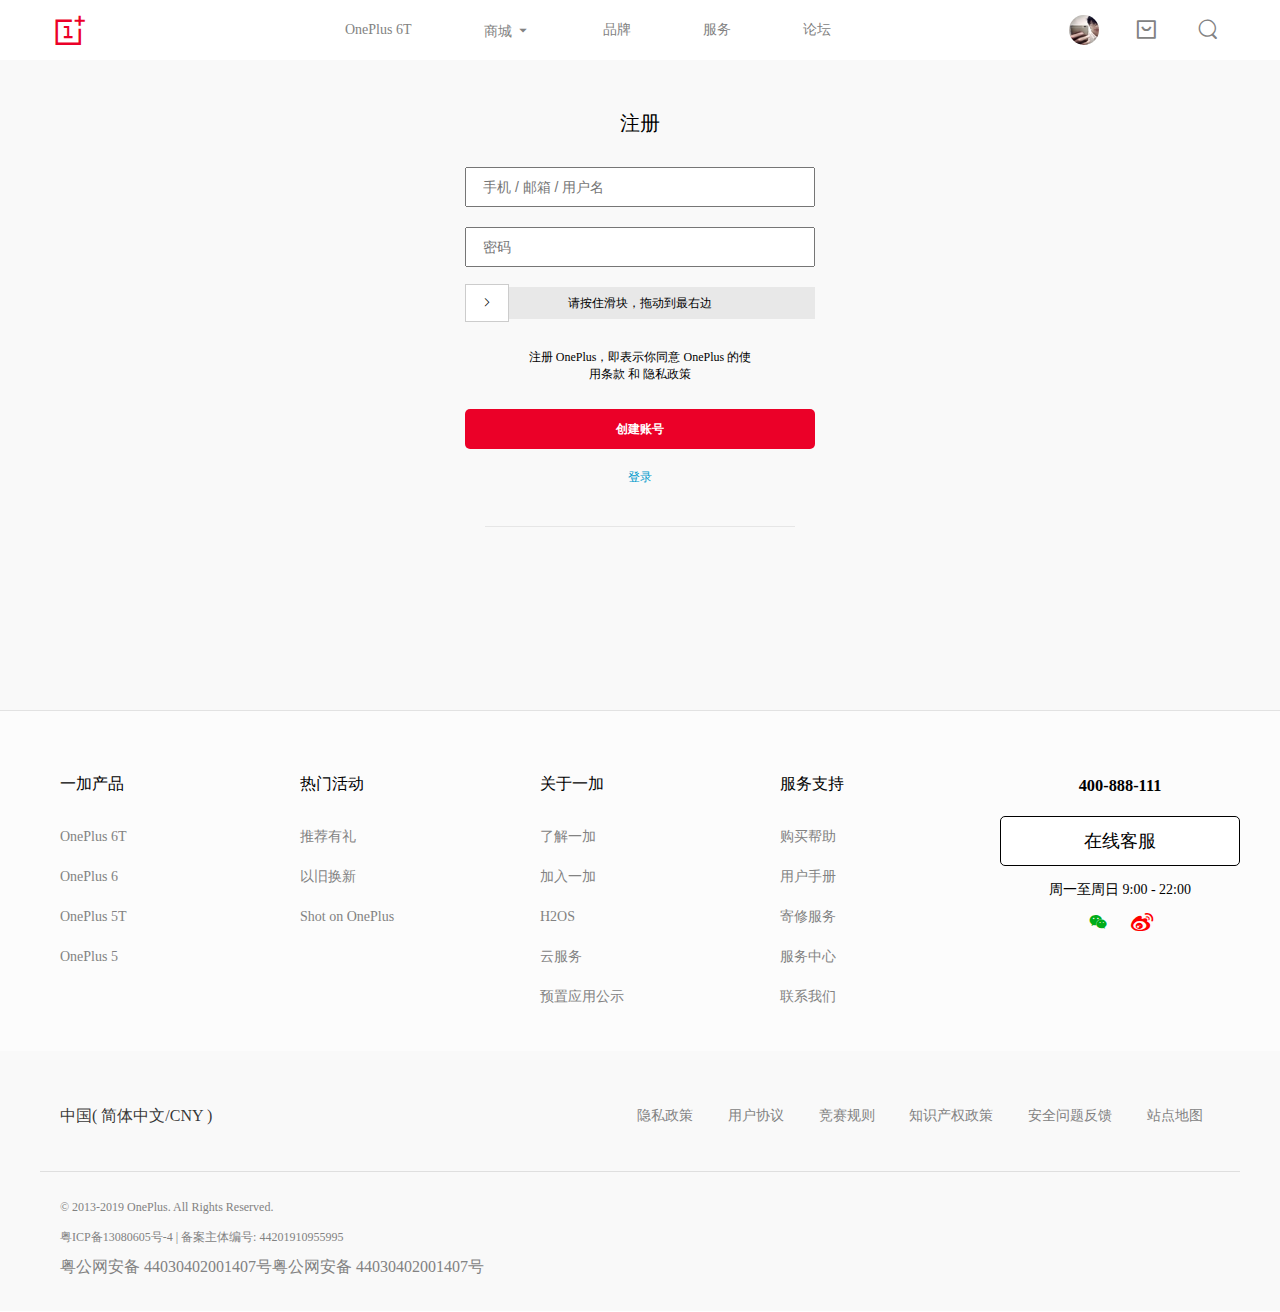
<file: sigin.html>
<!DOCTYPE html>
<html lang="en">

<head>
    <meta charset="UTF-8">
    <meta name="viewport" content="width=device-width, initial-scale=1.0">
    <meta http-equiv="X-UA-Compatible" content="ie=edge">
    <link rel="stylesheet" href="./css/cleanCSS.css">
    <link rel="stylesheet" href="./css/iconfont.css">
    <link rel="stylesheet" href="./css/head-foot.css">
    <link rel="stylesheet" href="./css/login.css">
    <title>注册界面</title>
    <script src="./js/jquery-3.4.0.min.js"></script>
    <script src="./layer/layer.js"></script>
    <script src="./js/index.js"></script>
    <script src="./js/login.js"></script>
</head>

<body>
    <!-- 头部 -->
    <header id="header">
        <div class="container">
            <!-- logo -->
            <div id="logo">
                <a href="./index.html" class="iconfont icon-yijia">
                    <h1>一加商城</h1>
                </a>
            </div>
            <!-- 头部导航栏 -->
            <nav id="head_nav">
                <ul id="nav_info">
                    <li><a href="#">OnePlus 6T</a></li>
                    <li id="store"><a href="./index.html">商城 <i class="iconfont icon-sanjiaoxing"></i></a></li>
                    <li><a href="#">品牌</a></li>
                    <li><a href="#">服务</a></li>
                    <li><a href="#">论坛</a></li>
                </ul>
            </nav>
            <!-- 头部右侧登录搜索 -->
            <div id="mine">
                <ul id="mine_ul">
                    <li id="mine_icon"><a href="#"><img src="./images/mine.jpg" alt=""></a></li>
                    <li id="store_icon"><a href="#"><i class="iconfont icon-shangcheng"></i></a></li>
                    <li id="searchShow"><a href="#"><i class="iconfont icon-fangdajing"></i></a></li>
                    <!-- 隐藏的购物车 -->
                    <div id="shopCar">
                        <div id="goodslist">
                            <p id="goods-null">您的购物车里没有商品！</p>
                        </div>
                        <div id="shopCar-tips">
                            <a href="shopCar.html">
                                <span id="goshop">去购物</span>
                            </a>
                        </div>
                        <div id="sum-text"></div>
                    </div>
                    <span id="carNum"></span>
                    <!-- 登录注册 -->
                    <div id="mineBox">
                        <a href="./mine.html">订单</a>
                        <a href="#">账户</a>
                        <a href="#">推荐有礼</a>
                        <a href="./login.html" id="load">登录</a>
                    </div>
                </ul>
            </div>

            <!-- 搜索框 -->
            <div id="searchBox">
                <label for="search">
                    <i class="iconfont icon-fangdajing"></i>
                    <input type="search" name="search" id="search" placeholder="搜索商品名称">
                    <button id="search-close" class="iconfont icon-guanbi"></button>
                </label>
                <ul class="search-list">
                    <li><a href="#">一加银耳2T</a></li>
                    <li><a href="#">一加手机6T 3D钢化玻璃保护膜（黑色）</a></li>
                    <li><a href="#">一加手机6T 芳纶纤维全包保护壳</a></li>
                    <li><a href="#">OnePlus 6T 硅胶保护壳（红色）</a></li>
                </ul>
            </div>
        </div>
        <!-- 商城快捷分类 -->
        <div id="store_type">
            <div id="phone_icons">
                <a href="#">
                    <i class="iconfont icon-shouji1"></i>
                    手机
                </a>
                <a href="#">
                    <i class="iconfont icon-erji"></i>
                    耳机
                </a>
                <a href="#">
                    <i class="iconfont icon-shoujike"></i>
                    壳/膜
                </a>
                <a href="#">
                    <i class="iconfont icon-jubutianchongwuduandian-"></i>
                    充电器
                </a>
                <a href="#">
                    <i class="iconfont icon-gangtiexia-"></i>
                    智能
                </a>
                <a href="#">
                    <i class="iconfont icon-xinxinicon"></i>
                    加油
                </a>
            </div>
        </div>
    </header>

    <!-- 主要内容 登录注册 -->
    <main id="content">
        <div class="container">
            <form action="" id="inform">
                <h2 class="title">注册</h2>
                <input type="text" name="name" id="name" placeholder="手机 / 邮箱 / 用户名" autocomplete="off">
                <input type="password" name="pw" id="password" placeholder="密码">
                <span id="sliding-box">
                    <span id="sliding-info" class="iconfont icon-icon-yjt"></span>
                    <i class="sliding-tips">请按住滑块，拖动到最右边</i>
                    <span class="bgcolor"></span>
                </span>
                <span id="rule">
                    注册 OnePlus，即表示你同意 OnePlus 的使用条款 和 隐私政策
                </span>
                <input type="button" value="创建账号" id="sub" sub-type="sigin">
                <div id="sign-links">
                    <a href="./login.html">登录</a>
                </div>
            </form>
        </div>
    </main>
    <!-- 底部 -->
    <footer id="footer">
        <div class="container">
            <div id="footer_top" class="cleanfix">
                <div id="footer_left">
                    <ul class="footer_ul">
                        <li>一加产品</li>
                        <li> <a href="#">OnePlus 6T</a></li>
                        <li> <a href="#">OnePlus 6</a></li>
                        <li> <a href="#">OnePlus 5T</a></li>
                        <li><a href="#">OnePlus 5</a></li>
                    </ul>
                    <ul class="footer_ul">
                        <li>热门活动</li>
                        <li> <a href="#">推荐有礼</a></li>
                        <li> <a href="#">以旧换新</a></li>
                        <li> <a href="#">Shot on OnePlus</a></li>
                    </ul>
                    <ul class="footer_ul">
                        <li>关于一加</li>
                        <li> <a href="#">了解一加</a></li>
                        <li> <a href="#">加入一加</a></li>
                        <li> <a href="#">H2OS</a></li>
                        <li> <a href="#">云服务</a></li>
                        <li> <a href="#">预置应用公示</a></li>
                    </ul>
                    <ul class="footer_ul">
                        <li>服务支持</li>
                        <li> <a href="#">购买帮助</a></li>
                        <li> <a href="#">用户手册</a></li>
                        <li> <a href="#">寄修服务</a></li>
                        <li> <a href="#">服务中心</a></li>
                        <li> <a href="#">联系我们</a></li>
                    </ul>
                </div>
                <div id="footer_right">
                    <h3>400-888-111</h3>
                    <span id="online">在线客服</span>
                    <p>周一至周日 9:00 - 22:00</p>
                    <p class="footer_icon"><i class="iconfont icon-weixin"></i><i class="iconfont icon-weibo"></i></p>
                </div>
            </div>
        </div>
        <div id="footer_bottom">
            <!-- 底部版权 -->
            <div class="container">
                <div id="china">
                    <a href="#" class="china">中国( 简体中文/CNY )</a>
                    <ul>
                        <li><a href="#">隐私政策</a></li>
                        <li><a href="#">用户协议</a></li>
                        <li><a href="#">竞赛规则</a></li>
                        <li><a href="#">知识产权政策</a></li>
                        <li><a href="#">安全问题反馈</a></li>
                        <li><a href="#">站点地图</a></li>
                    </ul>
                </div>
                <div id="copyright">
                    <p>© 2013-2019 OnePlus. All Rights Reserved.</p>
                    <p>粤ICP备13080605号-4 | 备案主体编号: 44201910955995</p>
                    <p>粤公网安备 44030402001407号粤公网安备 44030402001407号</p>
                </div>
            </div>
        </div>
    </footer>
</body>

</html>
</file>
<file: css/iconfont.css>
@font-face {font-family: "iconfont";
  src: url('../fonts/iconfont.eot?t=1557744923837'); /* IE9 */
  src: url('../fonts/iconfont.eot?t=1557744923837#iefix') format('embedded-opentype'), /* IE6-IE8 */
  url('[data-uri]') format('woff2'),
  url('../fonts/iconfont.woff?t=1557744923837') format('woff'),
  url('../fonts/iconfont.ttf?t=1557744923837') format('truetype'), /* chrome, firefox, opera, Safari, Android, iOS 4.2+ */
  url('../fonts/iconfont.svg?t=1557744923837#iconfont') format('svg'); /* iOS 4.1- */
}

.iconfont {
  font-family: "iconfont" !important;
  font-size: 16px;
  font-style: normal;
  -webkit-font-smoothing: antialiased;
  -moz-osx-font-smoothing: grayscale;
}

.icon-shouji1:before {
  content: "\e62e";
}

.icon-sanjiaoxing:before {
  content: "\e616";
}

.icon-weixin:before {
  content: "\e60e";
}

.icon-xinxinicon:before {
  content: "\e61f";
}

.icon-yinlianqia:before {
  content: "\e63d";
}

.icon-gangtiexia-:before {
  content: "\e609";
}

.icon-icon-yjt:before {
  content: "\e601";
}

.icon-arrow-st:before {
  content: "\e602";
}

.icon-arrowdown:before {
  content: "\e613";
}

.icon-zh:before {
  content: "\e603";
}

.icon-qitiantuihuan:before {
  content: "\e615";
}

.icon-gangtiexia:before {
  content: "\e619";
}

.icon-weibo:before {
  content: "\e6d7";
}

.icon-xiangqing-shiwutiantui:before {
  content: "\e6af";
}

.icon-icon-test:before {
  content: "\e60f";
}

.icon-libao:before {
  content: "\e611";
}

.icon-zhinengjiqirenmoban:before {
  content: "\e65b";
}

.icon-erji:before {
  content: "\e604";
}

.icon-shouji:before {
  content: "\e607";
}

.icon-shoujike:before {
  content: "\e610";
}

.icon-jubutianchongwuduandian-:before {
  content: "\e605";
}

.icon-umidd17:before {
  content: "\e606";
}

.icon--hao:before {
  content: "\e600";
}

.icon-yijia:before {
  content: "\e608";
}

.icon-xinyongqia:before {
  content: "\eef1";
}

.icon-guanbi:before {
  content: "\e60a";
}

.icon-fangdajing:before {
  content: "\ea0f";
}

.icon-shangcheng:before {
  content: "\e699";
}

.icon-addTodo-nav:before {
  content: "\e60b";
}
</file>
<file: css/head-foot.css>
.container{
    margin: 0 auto;
    width: 1200px;
    min-width: 1200px;
}
main,header,footer{
    min-width: 1200px;
}
/* 头部 */
#header {
    height: 60px;
    margin: 0 auto;
    /* width: 1200px; */
    /* line-height: 60px; */
    position: relative;
}

/* logo */
#logo {
    float: left;
    line-height: 60px;
}

#logo>a {
    text-align: center;
    display: block;
    height: 60px;
    width: 60px;
    color: #eb0028;
    font-size: 34px;
}

#logo h1 {
    text-indent: -9999px;
}

/* 头部的导航栏 */
#head_nav {
    float: left;
    margin-left: 210px;
    line-height: 60px;
}

#nav_info li {
    float: left;
    margin-right: 1px;
}

#nav_info li a {
    color: rgb(130, 130, 130);
    display: block;
    height: 58px;
    border-bottom: 2px solid #fff;
    padding: 0 35px;
    margin-right: 1px;
    transition: color, border-color .2s;
}

#nav_info li a:hover {
    color: #eb0028;
    border-color: #eb0028;
}

/* 头部登录搜索 */
#mine {
    float: right;
}

#mine_ul {
    position: relative;
}

#mine_ul li {
    line-height: 60px;
    text-align: center;
    float: left;
    margin-right: 1px;
}

#mine_ul li a {
    display: block;
    height: 58px;
    width: 60px;
    color: rgb(130, 130, 130);
    margin-right: 1px;
    border-bottom: 2px solid #fff;
    transition: color, border-color .2s;
}

#mine_ul li a:hover {
    color: black;
    border-color: black;
}

#mine_ul .icon-shangcheng {
    font-size: 28px;
}

#mine_ul .icon-fangdajing {
    font-size: 20px;
}

#mine_icon img {
    width: 30px;
    border-radius: 50%;
    margin-top: 15px;
}

/* 隐藏的购物车 */
#shopCar {
    /* height: 190px; */
    width: 400px;
    background: white;
    box-shadow: 0 4px 10px rgba(0, 0, 0, .1);
    border-top: 1px solid #dfdfdf;
    position: absolute;
    display: none;
    top: 60px;
    right: 0;
    z-index: 10;
}
/* 购物车数量 */
#carNum{
    display: none;
    height: 18px;
    width: 18px;
    line-height: 18px;
    text-align: center;
    font-size: 12px;
    position: absolute;
    top: 28px;
    right: 77px;
    background: #eb0028;
    border-radius: 50%;
    color: white;
}

#shopCar-tips {
    height: 61px;
    border-top: 1px solid #dfdfdf;
    padding: 10px 20px;
}

#goodslist {
    min-height: 108px;
    overflow: hidden;
}

#goshop {
    margin-top: 10px;
    line-height: 40px;
    text-align: center;
    height: 40px;
    display: block;
    background: #eb0028;
    border-radius: 5px;
    color: white;
}

#goods-null {
    text-align: center;
    font-size: 16px;
    color: rgb(153, 153, 153);
    margin-top: 50px;
    height: 24px;
    line-height: 24px;
}

/* 登录注册 */
#mineBox {
    padding-top: 20px;
    background: white;
    height: 236px;
    width: 320px;
    position: absolute;
    top: 60px;
    right: 60px;
    box-shadow: 0 4px 10px rgba(0, 0, 0, .1);
    border-top: 1px solid #dfdfdf;
    display: none;
    z-index: 10;
}

#mineBox a {
    border-bottom: 1px solid #dfdfdf;
    margin: 0 20px;
    display: block;
    height: 50px;
    line-height: 50px;
}

#mineBox #load {
    border: none;
    height: 83px;
    line-height: 83px;
    color: #09c;
}


#store .icon-sanjiaoxing::before {
    display: inline-block;
    transition: all .3s;
}

#store:hover .icon-sanjiaoxing::before {
    transform: rotateZ(180deg);
}

/* 商城快捷分类 */
#store_type {
    height: 140px;
    width: 100%;
    background: white;
    position: absolute;
    top: 60px;
    display: none;
    z-index: 10;
}

#phone_icons {
    margin: 0 auto;
    width: 900px;
    display: flex;
}

#phone_icons a {
    display: flex;
    min-width: 150px;
    width: 16.66667%;
    height: 140px;
    flex-direction: column;
    justify-content: center;
    align-items: center;
}

#phone_icons a:hover {
    color: #eb0028;
}

#phone_icons a i {
    margin-left: 4px;
    font-size: 40px;
}

/* 底部 */
#footer {
    padding-top: 40px;
    height: 560px;
    background: #fcfcfc;
    border-top: 1px solid rgba(0, 0, 0, 0.1);
}

#footer_left {
    float: left;
}

.footer_ul {
    padding: 0 20px;
    float: left;
    width: 200px;
}

.footer_ul li {
    padding: 8px 0;
}

.footer_ul li a {
    line-height: 24px;
    height: 24px;
    color: #828282;
    display: block;
}

.footer_ul li:first-of-type {
    line-height: 50px;
    font-size: 16px;
    height: 50px;
}

#footer_right {
    text-align: center;
    padding-top: 20px;
    width: 240px;
    float: right;
}

#footer_right h3 {
    line-height: 30px;
    height: 30px;
    font-weight: bold;
}

#online {
    position: relative;
    margin: 15px 0;
    border-radius: 5px;
    font-size: 18px;
    line-height: 48px;
    box-sizing: border-box;
    border: 1px solid black;
    background-color: #fff;
    display: block;
    height: 50px;
    width: 100%;
    transition: all .3s;
}

#online:hover {
    color: #fff;
    background: #000;
}

#footer_right i {
    font-size: 24px;
    margin: 10px;
    color: red;
}

#footer_right .icon-weixin {
    color: rgb(0, 173, 25);
}

.footer_icon {
    margin-top: 10px;
}

#footer_top {
    height: 300px;
}

#footer_bottom {
    background-color: #f9f9f9;
    height: 260px;
}


#china {
    line-height: 70px;
    height: 70px;
    padding: 30px 20px 20px;
    border-bottom: 1px solid rgba(0, 0, 0, .1);
}

.china {
    font-size: 16px;
    color: rgba(0, 0, 0, 0.8);
}

#china ul {
    float: right;
    display: flex;
    justify-content: space-around;
    width: 600px;
}

#china ul li {
    float: left;
}

#china ul li a {
    color: rgb(130, 130, 130);
}

#china ul li a:hover {
    color: #333333;
}

#copyright {
    padding: 20px 0 30px;
}

#copyright p {
    padding: 0 20px;
    height: 30px;
    line-height: 30px;
    font-size: 12px;
    color: rgb(130, 130, 130);
}

#copyright p:last-of-type {
    font-size: 16px;
}

/* 搜索框 */
#searchBox {
    padding-top: 20px;
    position: absolute;
    height: 55px;
    width: 50%;
    margin-left: 180px;
    display: none;
}

#search {
    width: 100%;
    height: 30px;
    padding: 10px 50px;
    border: none;
    color: #101920;
    font-size: 14px;
    line-height: 40px;
}

#searchBox .icon-fangdajing {
    position: absolute;
    top: 25px;
    left: 0;
}

#search-close {
    cursor: pointer;
    position: absolute;
    top: 10px;
    right: 0;
    background: none;
    border: none;
    font-size: 18px;
    height: 50px;
    width: 50px;

}

#searchBox .search-list {
    padding: 10px 0;
    position: relative;
    top: 10px;
    border-top: 1px solid #dfdfdf;
    background: white;
    z-index: 10;
    width: 100%;
}

.search-list a {
    color: rgb(130, 130, 130);
    display: block;
    padding-left: 50px;
    padding-right: 50px;
    height: 50px;
}

/* 购物车有内容 */
#shopCar .car-head {
    height: 60px;
    padding: 0 10px;
    font-size: 14px;
    line-height: 60px;
}

#mine .car-head span:first-of-type {
    font-size: 20px;
}

#mine .car-goods {
    height: 70px;
    margin: 0 20px 20px;
    padding-top: 20px;
    border-top: 1px solid #dfdfdf;
}

#mine .car-goods img {
    width: 65px;
    float: left;
    margin-left: 15px;
}

#mine .goods {
    padding-left: 15px;
    padding-top: 10px;
    float: left;
    color: black;
}

.goodsName,
.goodsPrice {
    height: 24px;
}

#mine .goodsNum {
    float: right;
}

#sum-text {
    display: none;
    border-top: 1px solid #dfdfdf;
    padding: 10px 20px;
}

#sum-text p {
    text-align: right;
}

#sumPrice {
    height: 36px;
    line-height: 36px;
    color: black;
    margin-top: 10px;
}

#sumPrice .bigNum {
    font-size: 24px;
}

#sum-text .payPhone {
    cursor: pointer;
    margin: 20px 0px 10px;
    background: white;
    line-height: 40px;
    text-align: center;
    border-radius: 5px;
    border: 1px solid black;
    box-sizing: border-box;
    display: inline-block;
    width: 175px;
    height: 40px;
}

#sum-text .payPhone:nth-of-type(2) {
    background: #eb0028;
    margin-left: 5px;
    color: white;
    border-color: #eb0028;
}
</file>
<file: css/index.css>
/* 版心 */
.container {
    width: 1200px;
    margin: 0 auto;
}

body,
html {
    overflow-x: hidden;
}



/* 轮播图 */
#banner {
    position: relative;
    margin: 0 auto;
    width: 1900px;
    height: 480px;
}

#imgs li a {
    display: block;
    height: 100%;
    width: 100%;
}

#imgs li {
    margin: 0 auto;
    width: 1900px;
    display: block;
    height: 480px;
    background: url(../images/banner1.jpg)no-repeat center;
    position: absolute;
    z-index: 6;
}

#imgs li:nth-of-type(2) {
    background: url(../images/banner2.jpg)no-repeat center;
    z-index: 5;
}

#imgs li:nth-of-type(3) {
    background: url(../images/banner3.jpg)no-repeat center;
    z-index: 4;
}

/* 左右按钮 */
#btns {
    width: 1200px;
    margin: 0 auto;
    position: relative;
}

#banner_left,
#banner_right {
    position: absolute;
    z-index: 8;
    top: 250px;
    height: 50px;
    width: 50px;
    border-radius: 50%;
    background-color: hsla(0, 0%, 84.7%, .2);
    border: none;
    cursor: pointer;
}

#banner_left {
    left: 0;
}

#banner_right {
    right: 0;
}

#banner_numbers {
    position: absolute;
    top: 450px;
    z-index: 8;
    left: 50%;
    transform: translateX(-50%);
}

#banner_numbers li {
    float: left;
    margin: 0 10px;
}

#banner_numbers li span {
    display: block;
    background-color: hsla(0, 0%, 97.6%, .3);
    width: 40px;
    height: 2px;
    margin: 5px 0;
}

#banner_numbers li .spanBackground {
    background-color: white;
}

/* 产品区 */
#product .product_head {
    z-index: 6;
    background: #fff;
    padding-top: 10px;
    height: 50px;
    position: relative;
}

#product .drop_down {
    float: right;
}

#product h3 {
    width: 180px;
    height: 24px;
    padding: 8px 56px 8px 16px;
    color: #999;
    cursor: pointer;
}

#product .container {
    position: relative;
}

/* 产品选择 */
#product_select {
    z-index: 9;
    display: none;
    position: absolute;
    top: 50px;
    left: 0;
    width: 240px;
    height: 160px;
    box-shadow: 0 2px 4px 0 rgba(0, 0, 0, .2);
    border: 1px solid #ccc;
    background: #fff;
}

#product_select span {
    display: block;
    height: 40px;
    line-height: 40px;
    padding-left: 16px;
    cursor: pointer;
}

#product_info {
    display: flex;
    flex-wrap: wrap;
    border-top: 1px solid #dfdfdf;
    margin: 0 auto;
    border-left: 1px solid #dfdfdf;
    background-color: #f9f9f9;
    max-width: 1900px;
}

#product_info .list_card {
    width: 20%;
    position: relative;
    box-sizing: border-box;
    border-right: 1px solid #dfdfdf;
    border-bottom: 1px solid #dfdfdf;
    transition: background .3s;
}

#product_info .list_card:hover {
    background: white;
}

.list_card img {
    width: 100%;
}

.list_card .discount {
    font-size: 10px;
    position: absolute;
    top: 10px;
    right: 10px;
    display: inline-block;
    height: 20px;
    width: 34px;
    line-height: 20px;
    text-align: center;
    color: white;
    background: red;
}

.list_card .phone_name {
    display: block;
    font-size: 14px;
    text-align: center;
}

.list_card .phone_price {
    margin: 10px 0 30px;
    display: block;
    font-size: 12px;
    text-align: center;
}

/* 底部图标标签 */
#title i {
    display: block;
    font-size: 50px;
    color: #7db93f;
    margin: 48px 0 5px;
}

#title {
    text-align: center;
    height: 170px;
    font-size: 16px;
    color: black;
}

#title span {
    margin: 0 90px;
    display: inline-block;
    width: 110px;
    text-align: center;
}

/* 加载更多 */
#product-add{
    padding: 30px;
    height: 50px;
    background: #f9f9f9;
}

#more {
    position: relative;
    margin:  0 auto;
    border-radius: 5px;
    font-size: 18px;
    line-height: 48px;
    box-sizing: border-box;
    border: 1px solid black;
    background-color: #fff;
    display: block;
    height: 50px;
    width: 20%;
    transition: all .3s;
}
#more:hover{
    background-color:black;
    color: white;
}
</file>
<file: css/login.css>
.container {
    width: 1200px;
    margin: 0 auto;
}

/* 内容登录区域 */
#content {
    height: 650px;
    background-color: #f9f9f9;
}

#inform {
    margin: 0 auto;
    width: 350px;
    padding: 50px 20px 100px;
}

#inform input {
    display: block;
    margin: 0 auto;
    margin-bottom: 20px;
}

#inform h2 {
    font-size: 20px;
    text-align: center;
    margin-bottom: 30px;
    color: black;
}

#name,
#password {
    box-sizing: border-box;
    height: 40px;
    padding: 8px 16px;
    font-size: 14px;
    width: 100%;
}

#sliding-box {
    position: relative;
    display: block;
    height: 32px;
    background-color: rgb(232, 232, 232);
    margin-bottom: 20px;
}

#sliding-info {
    cursor: grab;
    top: -3px;
    position: absolute;
    line-height: 36px;
    z-index: 5;
    border: 1px solid rgb(204, 204, 204);
    display: block;
    width: 42px;
    height: 36px;
    background: #fff;
    font-size: 12px;
    text-align: center;
}

.sliding-tips {
    font-size: 12px;
    display: block;
    height: 32px;
    line-height: 32px;
    text-align: center;
}
/* #inform-s{
    display: none;
} */
#sub {
    display: block;
    height: 40px;
    background: rgb(235, 0, 40);
    border: none;
    width: 100%;
    color: white;
    font-size: 12px;
    font-weight: bold;
    border-radius: 5px;
    transition: background .2s;
    margin-bottom: 40px;
}

#sub:hover {
    background: orange;
}

#sign-links {
    display: flex;
    justify-content: space-around;
    margin: 0 20px;
    padding-bottom: 40px;
    border-bottom: 1px solid rgb(230, 230, 230);
}

#sign-links a {
    color: rgb(0, 153, 204);
    font-size: 12px;
    margin: 0 15px;
}
#sign-links #status-go {
    cursor: pointer;
    color: rgb(0, 153, 204);
    font-size: 12px;
    margin: 0 15px;
}

#other {
    position: relative;
    padding-top: 25px;
}

.other-title {
    position: absolute;
    top: -12px;
    left: 115px;
    padding: 0 5px;
    background-color: #f9f9f9;
}

#login-icons {
    display: flex;
    justify-content: space-around;
    margin: 0 20px;
}

#login-icons i {
    color: red;
    font-size: 12px;
    margin: 0 15px;
    font-size: 36px;
}

#login-icons .icon-umidd17 {
    color: rgb(24, 137, 205);
}

#login-icons .icon-weixin {
    color: rgb(0, 173, 25);
}

.bgcolor{
    position: absolute;
    top: 0;
    background: rgb(0, 173, 25);
    display: block;
    height: 100%;
    width: 0;
    text-align: center;
    color: white;
    line-height: 32px;
    font-weight: bold;
}
/* 注册条案 */
#rule{
    display: block;
    font-size: 12px;
    margin-top: 30px;
    padding: 0 60px;
    height: 60px;
    text-align: center;
}
</file>
<file: css/mine.css>
.container {
    width: 1200px;
    margin: 0 auto;
}

#main {
    background: #f3f3f3;
    overflow: hidden;
}

/* 控制台左侧 */
#content {
    margin-top: 40px;
    max-width: 1200px;
    min-width: 300px;
}

#control {
    box-shadow: 0 1px 4px 0 rgba(0, 0, 0, .1);
    float: left;
    width: 320px;
    margin-bottom: 80px;
    font-size: 16px;
}

#mine-pic {
    background: #f9f9f9;
    height: 100px;
    display: flex;
    align-items: center;
    padding-left: 35px;
}
#mine-pic img{
    border-radius: 50%;
    margin-right: 20px;
}
#con-list {
    background: #fff;
}

#con-list>ul {
    border-top: 1px solid #dfdfdf;
}

#con-list .select {
    height: 50px;
    padding: 0 30px;
    cursor: pointer;
    line-height: 50px;
    transition: background 0.3s;
}

#con-list .select:hover {
    background: #ededed;
}

#con-list .list-head {
    padding: 15px 30px 5px;
    font-size: 12px;
    color: rgb(130, 130, 130);
    cursor: initial;
}

/* 控制台右侧内容 */
#control-content {
    width: 860px;
    float: left;
    margin-left: 20px;
    margin-bottom: 80px;
}

#con-name {
    font-size: 16px;
    padding: 20px 30px;
    box-shadow: 0 1px 4px 0 rgba(0, 0, 0, .1);
    background-color: #fff;
    margin-bottom: 20px;
}

#con-text {
    box-shadow: 0 1px 4px 0 rgba(0, 0, 0, .1);
    background-color: #fff;
}

#text-head {
    padding: 13px 30px;
    color: #666666;
    font-size: 12px;
    border-bottom: 1px solid #dfdfdf;
}
#con-text .money{
    font-size: 12px;
    color: rgb(130, 130, 130);
    padding: 30px;
    display: flex;
    align-items: center;
}
.money > span{
    display: block;
    line-height: 20px;
    height: 20px;
    margin-right: 20px;

}
#text-list{
    display: none;
    margin: 0 30px;
    border-bottom: 1px solid #dfdfdf;
}
.money > span:last-of-type{
    flex: 1;
    text-align: right;
}
#con-text .rank{
    font-size: 14px;
    color: black;
}

/* 总价以及产品 */
.pay-goods {
    display: flex;
    padding: 15px 0;
    border-bottom: 1px solid #dfdfdf;
}

.pay-goods>img {
    width: 80px;
    height: 80px;
    margin-right: 10px;
    margin-top: 5px;
}

.pay-text {
    flex: 1;
    padding-top: 20px;
}

.pay-head {
    display: flex;
}

.small-price {
    display: inline-block;
    margin: 0 auto;
    font-size: 14px;
    color: rgb(130, 130, 130);
    margin-top: 5px;
}

.pay-name {
    width: 50%;
    height: 24px;
    font-size: 14px;
    color: #101920;
}

.pay-price {
    text-align: center;
    width: 10%;
}

.pay-num {
    flex: 1;
    text-align: right;
}

.pay-money {
    flex: 1;
    text-align: right;
}

.pay-content {
    padding-top: 20px;
}

.pay-content li {
    margin-top: 10px;
    list-style-type: disc;
    list-style-position: inside;
    color: rgb(130, 130, 130);
}
</file>
<file: css/payPhone.css>
.container {
    width: 1200px;
    margin: 0 auto;
}

/* 订单信息 */
#main {
    background-color: #efefef;
    padding-top: 40px;
    padding-bottom: 55px;
}

#order {
    position: relative;
    margin: 0 auto;
    max-width: 960px;
    min-height: 500px;
    background: #fff;
}

#order>h2 {
    border-bottom: 1px solid #dfdfdf;
    padding: 0 40px;
    font-size: 20px;
    height: 70px;
    line-height: 70px;
}

/* 地址填写 */
#address {
    padding: 30px 50px 0 70px;
    margin-bottom: 10px;
}

#address>h3 {
    padding: 0 15px 35px;
    font-size: 16px;
    color: rgb(130, 130, 130);
}

#address form {
    padding-bottom: 30px;
    border-bottom: 1px solid #dfdfdf;
}

#address .address-input {
    box-sizing: border-box;
    float: left;
    display: block;
    width: 50%;
    padding: 0 15px;
    font-size: 16px;
    color: #555;
    margin-bottom: 20px;
}

#address .address-input .red-star {
    color: #eb0028;
}

.address-input .add-inp {
    box-sizing: border-box;
    display: block;
    width: 100%;
    height: 40px;
    padding: 8px 16px;
    font-size: 14px;
    line-height: 24px;
    color: #101920;
    background-color: #fff;
    border: 1px solid #dfdfdf;
    margin-top: 5px;
}

#address .site {
    width: 100%;
}

#address .normal-add {
    padding-left: 18px;
    font-size: 16px;
    color: rgb(130, 130, 130);
    margin-bottom: 20px;
}

#normal-add {
    transform: scale(1.5, 1.5);
    margin-right: 15px;
}

#clear-add {
    display: block;
    box-sizing: border-box;
    line-height: 40px;
    text-align: center;
    height: 40px;
    color: #fff;
    font-size: 14px;
    width: 45%;
    background: #eb0028;
    border: none;
    border-radius: 5px;
    float: right;
    margin-right: 12px;
    margin-bottom: 20px;
}

/* 配送方式 */
.express {
    padding-bottom: 30px;
    font-size: 16px;
    color: rgb(130, 130, 130);
}

.express-title {
    padding-top: 20px;
}

.express-content {
    color: #000;
    padding-top: 10px;
}

.express-text {
    font-size: 14px;
    padding-top: 5px;
}

/* 订单内的商品清单 */
#list {
    box-sizing: border-box;
    padding-top: 30px;
    position: relative;
    margin: 0 auto;
    max-width: 960px;
    min-height: 500px;
    background: #fff;
}

#list>h2 {
    font-size: 16px;
    color: #000;
    opacity: .6;
    margin: 0 50px 0 70px;
}

#list>h2>a {
    float: right;
    font-size: 14px;
    color: #09c;
}

#list>h2>a:hover {
    text-decoration: underline;
}

#pay-list {
    border-bottom: 1px solid #dfdfdf;
    margin: 0 50px 0 70px;
    padding: 20px 0;
}

.invoice {
    margin: 0 50px 0 70px;
    padding: 20px 0;
    background-color: #fff;
    border-bottom: 1px solid #dfdfdf;
    border-top: 1px solid #dfdfdf;
    font-size: 16px;
    color: rgba(0, 0, 0, 0.6);
}

.invoice .change {
    float: right;
    font-size: 14px;
    color: rgba(0, 0, 0, 0.4);
}

.invoice .change a {
    margin-left: 20px;
    font-size: 14px;
    color: #09c;
    font-weight: bold;
}

.coupon {
    background: #f9f9f9;
    padding: 0 50px 0 70px;
}

.coupon>P {
    height: 60px;
    font-size: 16px;
    color: #000;
    line-height: 60px;
}

.coupon>P>span {
    float: right;
}

/* 总价以及产品 */
.pay-goods {
    display: flex;
    padding-bottom: 10px;
}

.pay-goods>img {
    width: 80px;
    height: 80px;
    margin-right: 10px;
    margin-top: 5px;
}

.pay-text {
    flex: 1;
    padding-top: 20px;
}

.pay-head {
    display: flex;
    border-bottom: 1px solid #dfdfdf;
    padding-bottom: 15px;
}

.small-price {
    display: inline-block;
    margin: 0 auto;
    font-size: 14px;
    color: rgb(130, 130, 130);
    margin-top: 5px;
}

.pay-name {
    width: 50%;
    height: 48px;
    font-size: 16px;
    color: #101920;
}

.pay-price {
    text-align: center;
    width: 10%;
}

.pay-num {
    flex: 1;
    text-align: right;
}

.pay-money {
    flex: 1;
    text-align: right;
}

.pay-content {
    padding-top: 20px;
}

.pay-content li {
    margin-top: 10px;
    list-style-type: disc;
    list-style-position: inside;
    color: rgb(130, 130, 130);
}

.pay-content li:first-of-type {
    list-style: none;
    color: black;
}

#last-price {
    display: flex;
    padding: 20px 50px 37px 70px;
}

.last-left,
.last-right {
    width: 50%;
}

.last-right p {
    padding: 8px 0;
    font-size: 16px;
    font-weight: bold;
}

.last-right .float-right {
    float: right;
    font-weight: normal;
    color: rgb(130, 130, 130);
}

.last-right .line {
    display: block;
    margin-top: 10px;
    height: 1px;
    background: #dfdfdf;
}

#confirm-form {
    cursor: pointer;
    color: #fff;
    height: 50px;
    width: 100%;
    border: none;
    background: #eb0028;
    font-weight: bold;
    border-radius: 5px;
    font-size: 18px;
    line-height: 50px;
}

.last-right #need-pay {
    margin: 20px 0;
    height: 48px;
    line-height: 65px;
}

.last-right #need-pay>span {
    line-height: 48px;
    font-size: 32px;
    font-weight: 400;
    color: #000;
}
</file>
<file: css/shopCar.css>
.container {
    width: 1200px;
    margin: 0 auto;
}

/* 购物车内容 */
#main {
    background-color: #efefef;
    padding: 40px;
}

#goodsreturn {
    background: #f9f9f9;
    padding: 0 60px;
    display: flex;
    justify-content: space-around;

}

#goodsreturn span {
    height: 170px;
    text-align: center;
    color: black;
    font-weight: bold;
}

#goodsreturn i {
    font-weight: normal;
    display: block;
    color: #7db93f;
    font-size: 50px;
    margin-top: 43px;
}

#carlist {
    background-color: #fff;
    position: relative;
}

#carlist h2 {
    height: 70px;
    line-height: 70px;
    border-bottom: 1px solid #dfdfdf;
    color: #101920;
    padding-left: 30px;
}

/* 商品的价格数量详情 */
#item .pay-goods {
    padding-left: 1.66667%;
    padding-right: 1.66667%;
    margin: 20px 2.5% 30px;
    border-bottom: 1px solid #dfdfdf;
}

.pay-left {
    float: left;
    width: 20%;
}

.pay-left a {
    display: block;
    width: 84px;
}

.pay-left a img {
    width: 100%;
}

.pay-right {
    float: left;
    width: 80%;

}

.pay-right h3 {
    font-size: 18px;
    padding: 10px 0 10px 10px;
    float: left;
    width: 37.5%;
}

.pay-money {
    float: left;
    width: 20%;
    line-height: 2em;
    text-align: center;
}

.pay-money .discounts {
    display: block;
    width: 100%;
    line-height: 1em;
    font-size: 12px;
    color: rgb(130, 130, 130);
}

.changeNum {
    width: 20%;
    float: left;
    margin-top: 10px;
    text-align: center;
}

.numBorder {
    border: 1px solid #dfdfdf;
    display: inline-block;
}

.changeNum button {
    height: 24px;
    width: 24px;
    font-size: 12px;
    background: none;
    color: #ccc;
    text-align: center;
    border: none;
    cursor: pointer;
}

.changeNum button:hover {
    background: #999;
}

.changeNum .nowNum {
    border: none;
    height: 24px;
    width: 32px;
    font-size: 12px;
    background: none;
    color: #ccc;
    text-align: center;
}

.pay-right .price {
    font-size: 14px;
    color: rgb(130, 130, 130);
    line-height: 46px;
}

.pay-right .icon-guanbi {
    margin-top: 11px;
    cursor: pointer;
    display: block;
    width: 24px;
    height: 24px;
    float: right;
    font-size: 20px;
}

/* 清单 */
.list {
    margin-top: 10px;
    padding-top: 20px;
    border-top: 1px solid #dfdfdf;
    padding-left: 10px;
    margin-bottom: 20px;
}

.list li {
    list-style-type: disc;
    list-style-position: inside;
    color: rgb(130, 130, 130);
    padding-bottom: 5px;
}

.list li:first-of-type {
    color: #101920;
    list-style: none;
}

/* 购物车中无商品样式 */
#item #noGoods {
    text-align: center;
    background: url(../images/nogoods.png)no-repeat center;
    height: 200px;
    padding: 60px 0 80px;
}

.no-text {
    margin: 200px 0 30px;
    color: rgb(130, 130, 130);
}

.goShop {
    margin: 0 auto;
    line-height: 40px;
    color: white;
    display: block;
    height: 40px;
    width: 200px;
    border-radius: 5px;
    background: #eb0028;
}

/* 购物车总和信息 */
#sum {
    display: none;
    padding-bottom: 40px;
    padding-left: 4.16667%;
    padding-right: 4.16667%;
}

#sumNum {
    float: left;
    width: 62%;
    color: rgb(130, 130, 130);
}

#sumNum>span {
    color: black;
}

#sumText {
    float: left;
    width: 38%;
    font-size: 14px;
    color: rgb(130, 130, 130);
}

#sumText .total {
    margin-bottom: 10px;
}

#sumText .spare {
    padding-bottom: 25px;
    border-bottom: 1px solid #dfdfdf;
}

#sumText .total-right {
    float: right;
}

#sumText .really-price {
    display: block;
    font-size: 30px;
    line-height: normal;
    margin-top: -18px;
    color: black;
}

#sumText .really-sum {
    margin: 27px 0 20px;
}

#sum-button {
    margin: 10px 0;
}

#sum-button a {
    float: left;
    margin-right: 5px;
    display: block;
    width: calc(50% - 5px);
    height: 54px;
    line-height: 54px;
    box-sizing: border-box;
    text-align: center;
    background: #fff;
    border: 1px solid black;
    border-radius: 5px;
    position: relative;
    transition: all .3s;
}

#sum-button a:hover {
    color: white;
    background: black;
}

#sum-button a:nth-of-type(2) {
    border-color: #eb0028;
    background: #eb0028;
    color: #fff;
}

#sum-button a:nth-of-type(2):hover {
    background: orange;
}
/* 删除操作时 动画span */
#del-span{
    display: block;
    height: 2px;
    width: 0%;
    background: #eb0028;
    position: absolute;
    top: 0;
    left: 0;
}
</file>
<file: css/cleanCSS.css>
/* css reset */
body,
ol,
ul,
h1,
h2,
h3,
h4,
h5,
h6,
p,
th,
td,
dl,
dd,
form,
fieldset,
legend,
input,
textarea,
select {
    margin: 0;
    padding: 0;

}

body,
html {
    height: 100%;
    font-size: 14px;
}

h1,
h2,
h3,
h4,
h5,
h6,
b,
strong {
    font-weight: normal;
}

i,
em {
    font-style: normal;
}

a {
    text-decoration: none;
    color: #333333;
}

input,button{
    outline: none;
}
ul li {
    list-style: none;
}


.clenfix {
    /* 解决低版本IE高度塌陷问题 */
    *zoom: 1;
}

.cleanfix::after {
    /* 由浮动引起的高度塌陷解决 */
    content: " ";
    display: block;
    height: 0; 
    overflow: hidden;
    clear: both;
}
</file>
